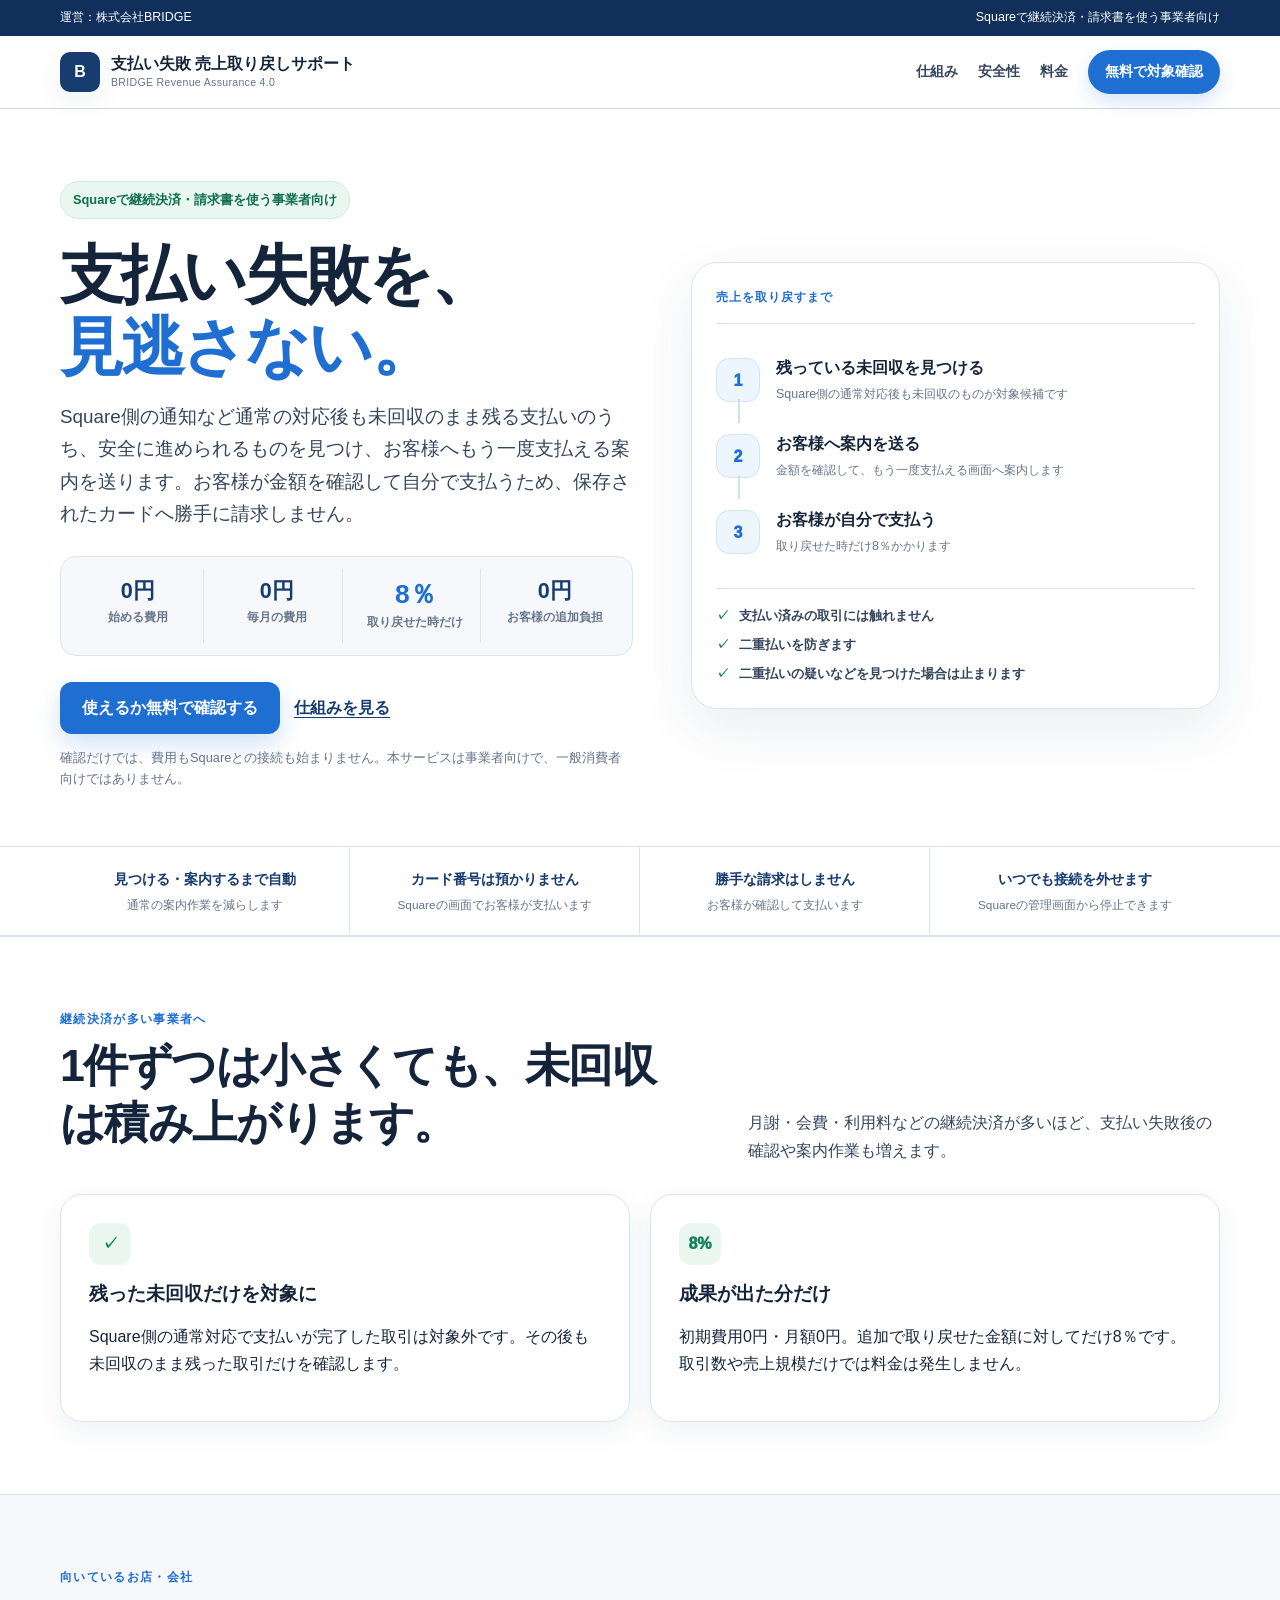
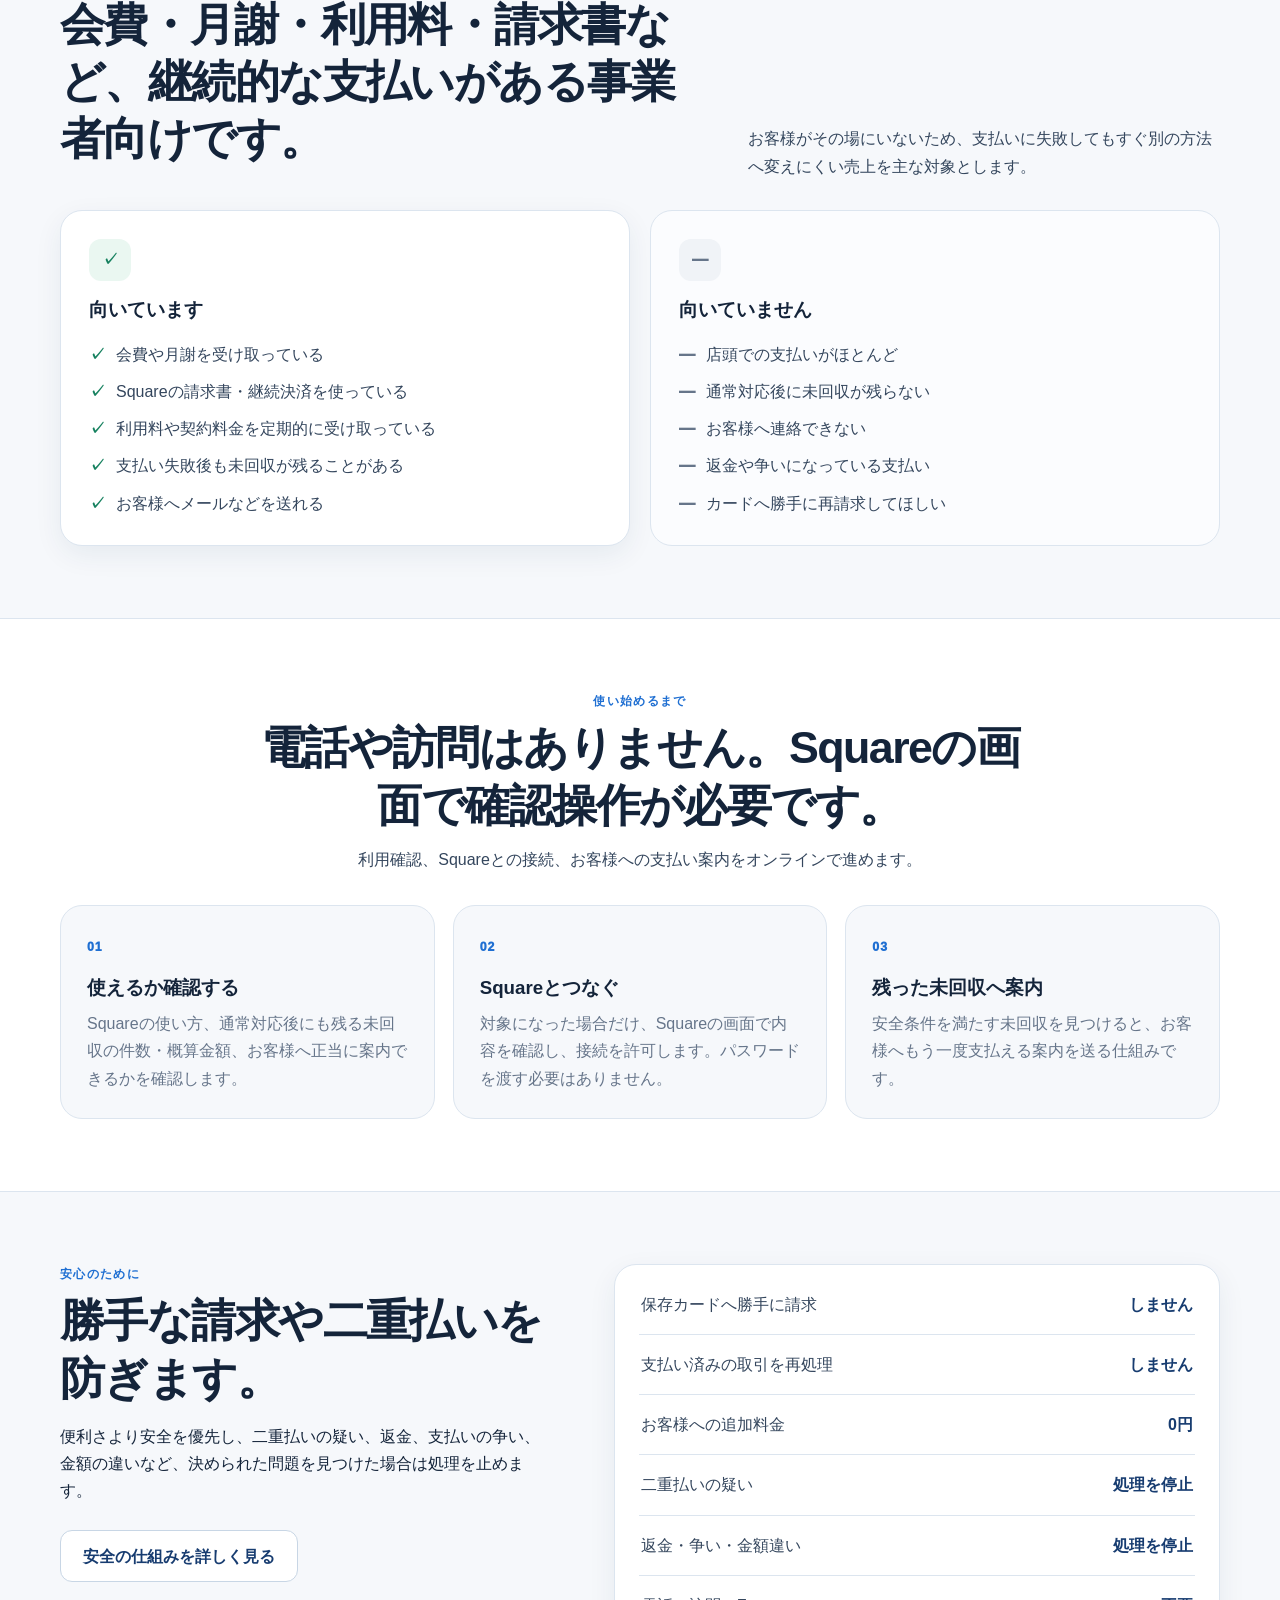
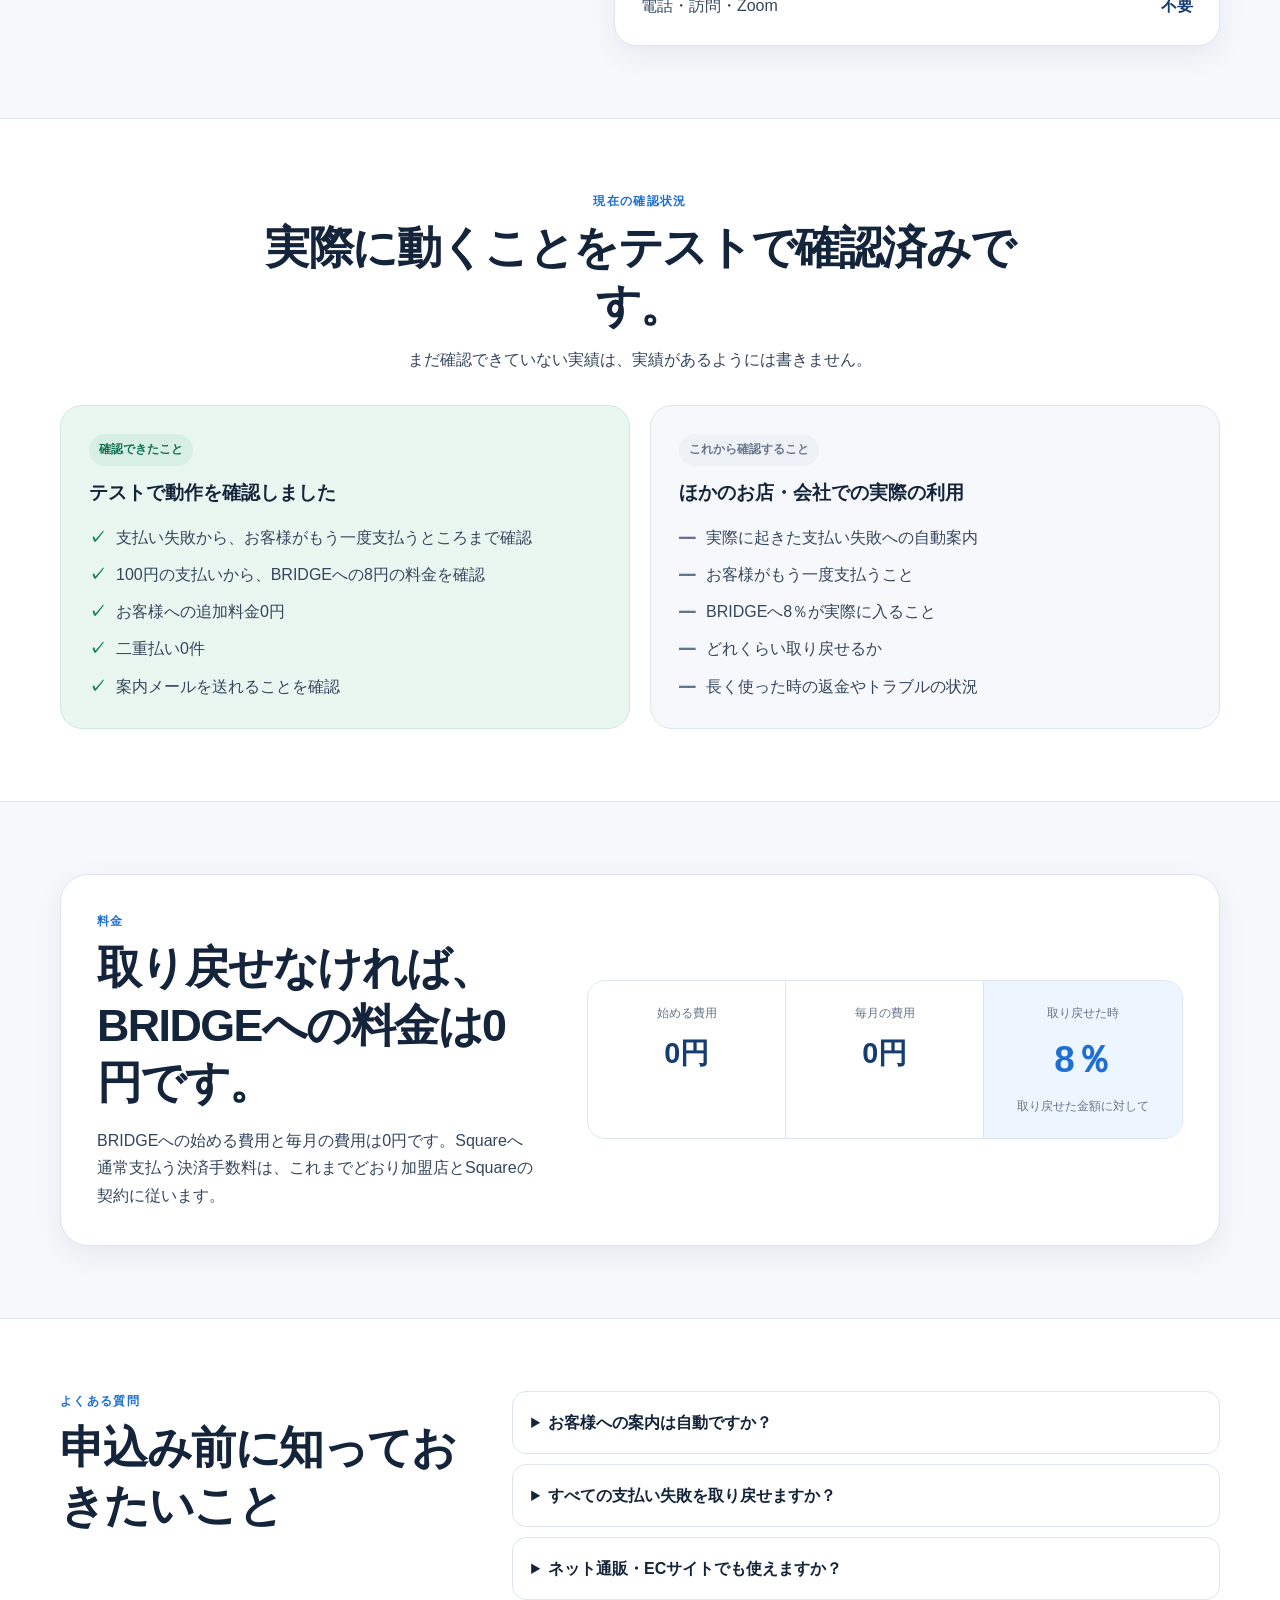
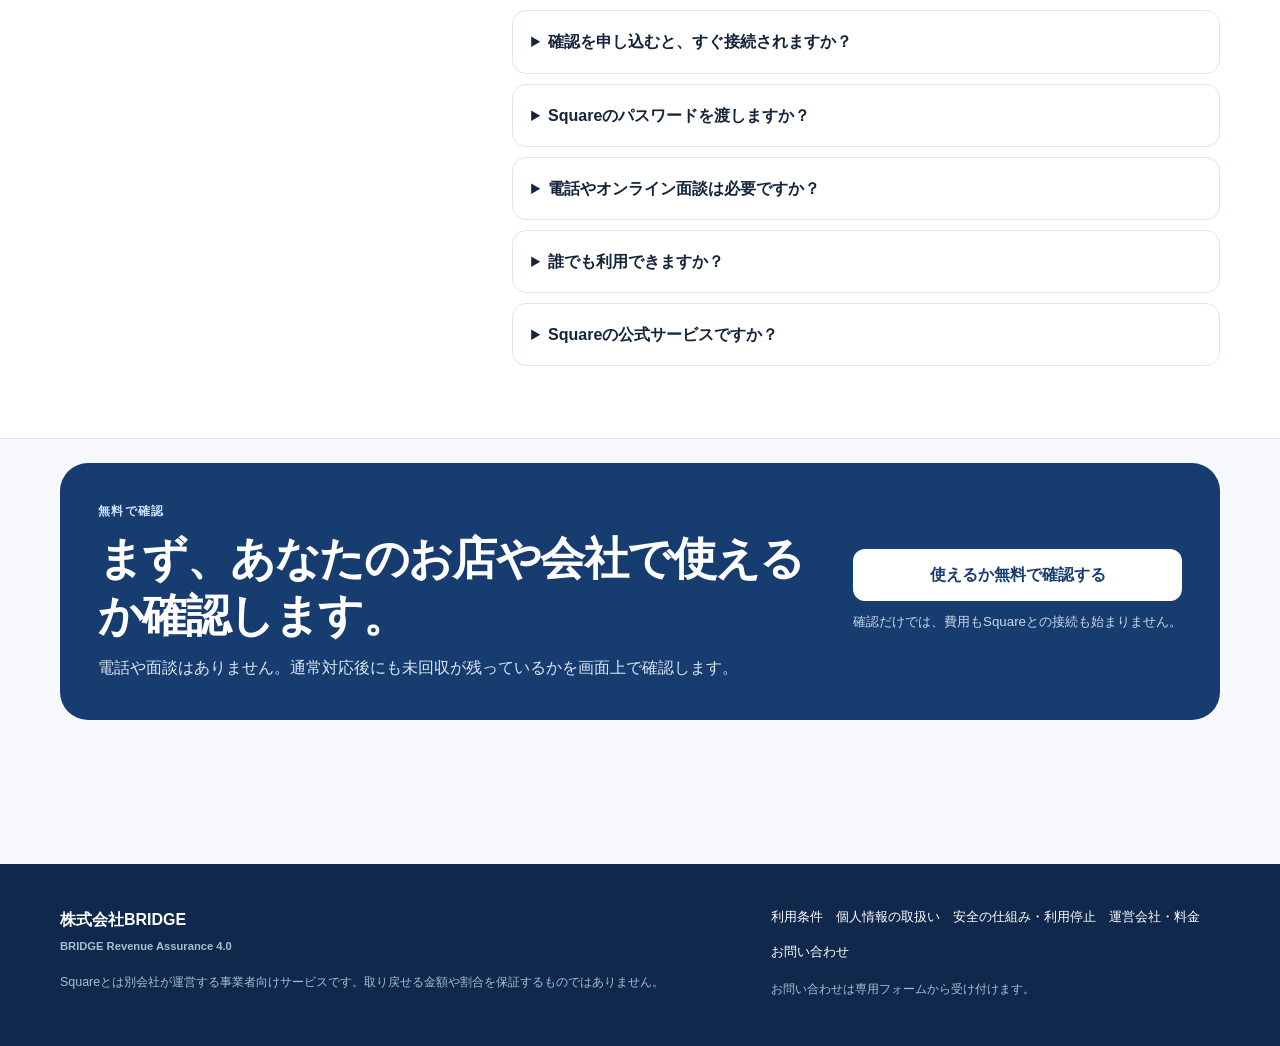
<file: index.html>
<!doctype html>
<html lang="ja">
<head>
<meta charset="utf-8">
<meta name="viewport" content="width=device-width,initial-scale=1">
<meta name="description" content="Squareで継続決済・請求書を使う事業者向け。Square側の通常対応後も未回収のまま残る支払いを確認し、お客様へもう一度支払える案内を送る仕組みです。初期費用・月額0円、取り戻せた時だけ8％。">
<meta name="theme-color" content="#173c70">
<meta property="og:title" content="支払い失敗を、見逃さない。｜株式会社BRIDGE">
<meta property="og:description" content="Square側の通常対応後も未回収のまま残る支払いを確認し、お客様へもう一度支払える案内を送る仕組み。初期費用・月額0円、取り戻せた時だけ8％。">
<meta property="og:type" content="website">
<title>支払い失敗を、見逃さない。｜株式会社BRIDGE</title>
<link rel="stylesheet" href="style.css">
</head>
<body>
<a class="skip-link" href="#main">本文へ移動</a>
<div class="top-note"><div class="wrap top-note-inner"><span>運営：株式会社BRIDGE</span><span>Squareで継続決済・請求書を使う事業者向け</span></div></div>
<header class="site-header"><div class="wrap nav"><a class="brand" href="index.html" aria-label="トップページ"><span class="brand-mark" aria-hidden="true">B</span><span class="brand-copy"><strong>支払い失敗 売上取り戻しサポート</strong><small>BRIDGE Revenue Assurance 4.0</small></span></a><nav class="navlinks" aria-label="メインメニュー"><a href="#how">仕組み</a><a href="#safety">安全性</a><a href="#price">料金</a><a class="pill" href="apply.html">無料で対象確認</a></nav></div></header>
<main id="main">
<section class="hero"><div class="wrap hero-grid"><div class="hero-copy"><p class="kicker">Squareで継続決済・請求書を使う事業者向け</p><h1>支払い失敗を、<span>見逃さない。</span></h1><p class="lead">Square側の通知など通常の対応後も未回収のまま残る支払いのうち、安全に進められるものを見つけ、お客様へもう一度支払える案内を送ります。お客様が金額を確認して自分で支払うため、保存されたカードへ勝手に請求しません。</p><div class="price-summary" aria-label="料金"><div><strong>0円</strong><span>始める費用</span></div><div><strong>0円</strong><span>毎月の費用</span></div><div class="price-summary-main"><strong>8％</strong><span>取り戻せた時だけ</span></div><div><strong>0円</strong><span>お客様の追加負担</span></div></div><div class="actions hero-actions"><a class="btn btn-primary" href="apply.html">使えるか無料で確認する</a><a class="text-link" href="#how">仕組みを見る</a></div><p class="hero-disclaimer">確認だけでは、費用もSquareとの接続も始まりません。本サービスは事業者向けで、一般消費者向けではありません。</p></div><div class="recovery-visual" aria-label="売上を取り戻すまでの流れ"><div class="visual-label">売上を取り戻すまで</div><ol class="recovery-steps"><li><span class="step-number">1</span><div><strong>残っている未回収を見つける</strong><small>Square側の通常対応後も未回収のものが対象候補です</small></div></li><li><span class="step-number">2</span><div><strong>お客様へ案内を送る</strong><small>金額を確認して、もう一度支払える画面へ案内します</small></div></li><li><span class="step-number">3</span><div><strong>お客様が自分で支払う</strong><small>取り戻せた時だけ8％かかります</small></div></li></ol><div class="visual-assurance"><span>支払い済みの取引には触れません</span><span>二重払いを防ぎます</span><span>二重払いの疑いなどを見つけた場合は止まります</span></div></div></div></section>
<section class="trust-band" aria-label="安心のための約束"><div class="wrap trust-grid"><div><strong>見つける・案内するまで自動</strong><span>通常の案内作業を減らします</span></div><div><strong>カード番号は預かりません</strong><span>Squareの画面でお客様が支払います</span></div><div><strong>勝手な請求はしません</strong><span>お客様が確認して支払います</span></div><div><strong>いつでも接続を外せます</strong><span>Squareの管理画面から停止できます</span></div></div></section>
<section class="section section-soft"><div class="wrap split-head"><div><p class="eyebrow">継続決済が多い事業者へ</p><h2>1件ずつは小さくても、未回収は積み上がります。</h2></div><p>月謝・会費・利用料などの継続決済が多いほど、支払い失敗後の確認や案内作業も増えます。</p></div><div class="wrap audience-grid"><article class="audience-card"><span class="audience-icon">✓</span><h3>残った未回収だけを対象に</h3><p>Square側の通常対応で支払いが完了した取引は対象外です。その後も未回収のまま残った取引だけを確認します。</p></article><article class="audience-card"><span class="audience-icon">8%</span><h3>成果が出た分だけ</h3><p>初期費用0円・月額0円。追加で取り戻せた金額に対してだけ8％です。取引数や売上規模だけでは料金は発生しません。</p></article></div></section>
<section id="fit" class="section"><div class="wrap split-head"><div><p class="eyebrow">向いているお店・会社</p><h2>会費・月謝・利用料・請求書など、継続的な支払いがある事業者向けです。</h2></div><p>お客様がその場にいないため、支払いに失敗してもすぐ別の方法へ変えにくい売上を主な対象とします。</p></div><div class="wrap audience-grid"><article class="audience-card"><span class="audience-icon">✓</span><h3>向いています</h3><ul class="plain-list check-list"><li>会費や月謝を受け取っている</li><li>Squareの請求書・継続決済を使っている</li><li>利用料や契約料金を定期的に受け取っている</li><li>支払い失敗後も未回収が残ることがある</li><li>お客様へメールなどを送れる</li></ul></article><article class="audience-card audience-card-muted"><span class="audience-icon">—</span><h3>向いていません</h3><ul class="plain-list dash-list"><li>店頭での支払いがほとんど</li><li>通常対応後に未回収が残らない</li><li>お客様へ連絡できない</li><li>返金や争いになっている支払い</li><li>カードへ勝手に再請求してほしい</li></ul></article></div></section>
<section id="how" class="section section-soft"><div class="wrap section-head centered"><p class="eyebrow">使い始めるまで</p><h2>電話や訪問はありません。Squareの画面で確認操作が必要です。</h2><p>利用確認、Squareとの接続、お客様への支払い案内をオンラインで進めます。</p></div><div class="wrap process-grid"><article class="process-card"><span>01</span><h3>使えるか確認する</h3><p>Squareの使い方、通常対応後にも残る未回収の件数・概算金額、お客様へ正当に案内できるかを確認します。</p></article><article class="process-card"><span>02</span><h3>Squareとつなぐ</h3><p>対象になった場合だけ、Squareの画面で内容を確認し、接続を許可します。パスワードを渡す必要はありません。</p></article><article class="process-card"><span>03</span><h3>残った未回収へ案内</h3><p>安全条件を満たす未回収を見つけると、お客様へもう一度支払える案内を送る仕組みです。</p></article></div></section>
<section id="safety" class="section"><div class="wrap safety-layout"><div class="section-head"><p class="eyebrow">安心のために</p><h2>勝手な請求や二重払いを防ぎます。</h2><p>便利さより安全を優先し、二重払いの疑い、返金、支払いの争い、金額の違いなど、決められた問題を見つけた場合は処理を止めます。</p><div class="actions"><a class="btn btn-secondary" href="security.html">安全の仕組みを詳しく見る</a></div></div><div class="safety-table" role="list"><div role="listitem"><span>保存カードへ勝手に請求</span><strong>しません</strong></div><div role="listitem"><span>支払い済みの取引を再処理</span><strong>しません</strong></div><div role="listitem"><span>お客様への追加料金</span><strong>0円</strong></div><div role="listitem"><span>二重払いの疑い</span><strong>処理を停止</strong></div><div role="listitem"><span>返金・争い・金額違い</span><strong>処理を停止</strong></div><div role="listitem"><span>電話・訪問・Zoom</span><strong>不要</strong></div></div></div></section>
<section id="proof" class="section section-soft"><div class="wrap section-head centered"><p class="eyebrow">現在の確認状況</p><h2>実際に動くことをテストで確認済みです。</h2><p>まだ確認できていない実績は、実績があるようには書きません。</p></div><div class="wrap proof-grid"><article class="proof-card proof-card-ok"><p class="proof-label">確認できたこと</p><h3>テストで動作を確認しました</h3><ul class="plain-list check-list"><li>支払い失敗から、お客様がもう一度支払うところまで確認</li><li>100円の支払いから、BRIDGEへの8円の料金を確認</li><li>お客様への追加料金0円</li><li>二重払い0件</li><li>案内メールを送れることを確認</li></ul></article><article class="proof-card"><p class="proof-label proof-label-pending">これから確認すること</p><h3>ほかのお店・会社での実際の利用</h3><ul class="plain-list dash-list"><li>実際に起きた支払い失敗への自動案内</li><li>お客様がもう一度支払うこと</li><li>BRIDGEへ8％が実際に入ること</li><li>どれくらい取り戻せるか</li><li>長く使った時の返金やトラブルの状況</li></ul></article></div></section>
<section id="price" class="section"><div class="wrap pricing-panel"><div><p class="eyebrow">料金</p><h2>取り戻せなければ、BRIDGEへの料金は0円です。</h2><p>BRIDGEへの始める費用と毎月の費用は0円です。Squareへ通常支払う決済手数料は、これまでどおり加盟店とSquareの契約に従います。</p></div><div class="pricing-main"><div><span>始める費用</span><strong>0円</strong></div><div><span>毎月の費用</span><strong>0円</strong></div><div class="pricing-success"><span>取り戻せた時</span><strong>8％</strong><small>取り戻せた金額に対して</small></div></div></div></section>
<section id="faq" class="section section-soft"><div class="wrap faq-layout"><div class="section-head"><p class="eyebrow">よくある質問</p><h2>申込み前に知っておきたいこと</h2></div><div class="faq-list"><details><summary>お客様への案内は自動ですか？</summary><p>安全条件を満たす未回収を見つけ、お客様へ支払い案内を送る仕組みです。テストで案内メールを送れることは確認済みですが、ほかのお店・会社での実運用は限定導入で確認中です。</p></details><details><summary>すべての支払い失敗を取り戻せますか？</summary><p>いいえ。Square側の通知など通常の対応で支払いが完了したものは対象外です。その後も未回収で、お客様へ正当に連絡でき、支払い済み・返金済み・争いになっている取引ではないものだけが対象候補です。</p></details><details><summary>ネット通販・ECサイトでも使えますか？</summary><p>Squareで支払いを受け、支払いに失敗したお客様を確認でき、正当に利用できるメールアドレスなどで案内できる場合は対象候補です。購入時にすぐ別の方法で支払える取引など、効果が小さい場合もあります。</p></details><details><summary>確認を申し込むと、すぐ接続されますか？</summary><p>いいえ。最初は使えるかを確認するだけです。対象になった場合だけ、Squareとの接続方法をご案内します。</p></details><details><summary>Squareのパスワードを渡しますか？</summary><p>渡しません。加盟店自身がSquareの画面で内容を確認し、接続を許可します。</p></details><details><summary>電話やオンライン面談は必要ですか？</summary><p>不要です。申込みから接続までオンラインで進めます。ただし、Squareの画面での確認操作は必要です。</p></details><details><summary>誰でも利用できますか？</summary><p>いいえ。Squareを事業で利用する法人・個人事業主向けです。一般消費者向けのサービスではありません。</p></details><details><summary>Squareの公式サービスですか？</summary><p>いいえ。株式会社BRIDGEが運営する、Squareとは別のサービスです。</p></details></div></div></section>
<section class="section final-section"><div class="wrap final-cta"><div><p class="eyebrow eyebrow-light">無料で確認</p><h2>まず、あなたのお店や会社で使えるか確認します。</h2><p>電話や面談はありません。通常対応後にも未回収が残っているかを画面上で確認します。</p></div><div class="final-actions"><a class="btn btn-light" href="apply.html">使えるか無料で確認する</a><small>確認だけでは、費用もSquareとの接続も始まりません。</small></div></div></section>
</main>
<footer class="site-footer"><div class="wrap footer-grid"><div><div class="footer-title">株式会社BRIDGE<small>BRIDGE Revenue Assurance 4.0</small></div><p class="footer-note">Squareとは別会社が運営する事業者向けサービスです。取り戻せる金額や割合を保証するものではありません。</p></div><div><div class="footerlinks"><a href="terms.html">利用条件</a><a href="privacy.html">個人情報の取扱い</a><a href="security.html">安全の仕組み・利用停止</a><a href="legal.html">運営会社・料金</a><a href="contact.html">お問い合わせ</a></div><p class="footer-note">お問い合わせは専用フォームから受け付けます。</p></div></div></footer>
</body>
</html>
</file>
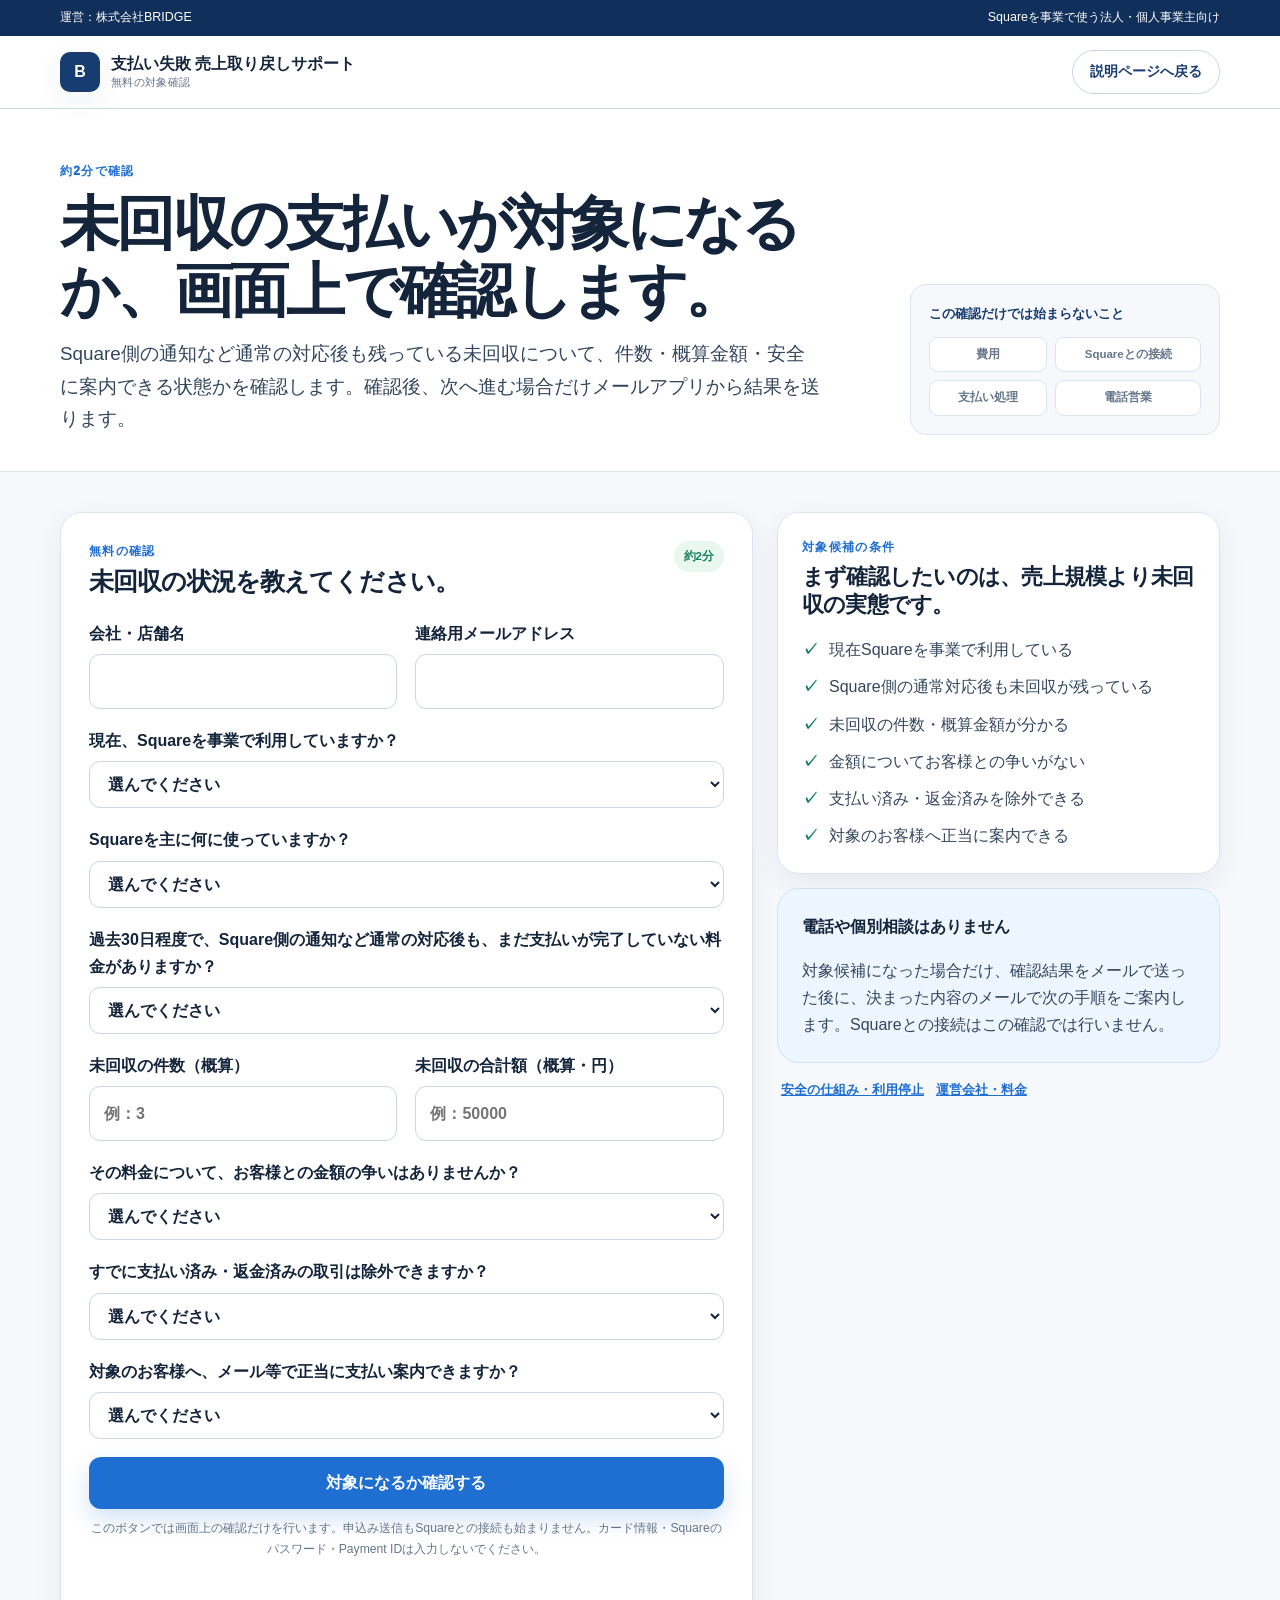
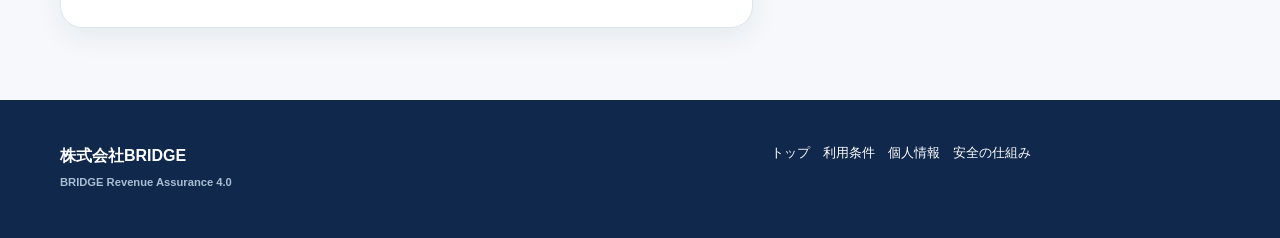
<file: apply.html>
<!doctype html>
<html lang="ja">
<head>
<meta charset="utf-8">
<meta name="viewport" content="width=device-width,initial-scale=1">
<meta name="description" content="BRIDGE Revenue Assurance 4.0を使えるか無料で確認します。Squareを事業で使う法人・個人事業主向けです。電話・訪問・Zoomは不要です。">
<meta name="theme-color" content="#173c70">
<title>使えるか無料で確認｜株式会社BRIDGE</title>
<link rel="stylesheet" href="style.css">
</head>
<body>
<a class="skip-link" href="#main">本文へ移動</a>
<div class="top-note"><div class="wrap top-note-inner"><span>運営：株式会社BRIDGE</span><span>Squareを事業で使う法人・個人事業主向け</span></div></div>
<header class="site-header"><div class="wrap nav"><a class="brand" href="index.html"><span class="brand-mark" aria-hidden="true">B</span><span class="brand-copy"><strong>支払い失敗 売上取り戻しサポート</strong><small>無料の対象確認</small></span></a><nav class="navlinks" aria-label="ページ移動"><a class="pill pill-secondary" href="index.html">説明ページへ戻る</a></nav></div></header>
<main id="main" class="application-page">
<section class="application-hero"><div class="wrap application-hero-inner"><div><p class="eyebrow">約2分で確認</p><h1>未回収の支払いが対象になるか、画面上で確認します。</h1><p class="lead">Square側の通知など通常の対応後も残っている未回収について、件数・概算金額・安全に案内できる状態かを確認します。確認後、次へ進む場合だけメールアプリから結果を送ります。</p></div><div class="application-promise"><strong>この確認だけでは始まらないこと</strong><span>費用</span><span>Squareとの接続</span><span>支払い処理</span><span>電話営業</span></div></div></section>
<section class="application-section"><div class="wrap application-layout"><div class="form-card"><div class="form-intro"><div><p class="eyebrow">無料の確認</p><h2>未回収の状況を教えてください。</h2></div><span class="form-time">約2分</span></div>
<form id="eligibility-form" class="form" novalidate>
<label>会社・店舗名<input name="company" autocomplete="organization" required maxlength="100"></label>
<label>連絡用メールアドレス<input name="email" type="email" autocomplete="email" required maxlength="160"></label>
<label class="full">現在、Squareを事業で利用していますか？<select name="square_active" required><option value="">選んでください</option><option value="yes">はい</option><option value="no">いいえ</option><option value="unknown">分からない</option></select></label>
<label class="full">Squareを主に何に使っていますか？<select name="payment_type" required><option value="">選んでください</option><option value="recurring">会費・月謝・定期サービス</option><option value="invoice">請求書での支払い</option><option value="advance">予約前・利用前の支払い</option><option value="ecommerce">ネット通販・ECサイトでの販売</option><option value="online">オンラインサービスの支払い</option><option value="mixed">店頭と店頭以外の両方</option><option value="pos">店頭での支払いが中心</option></select></label>
<label class="full">過去30日程度で、Square側の通知など通常の対応後も、まだ支払いが完了していない料金がありますか？<select name="outstanding_after_square" required><option value="">選んでください</option><option value="yes">ある</option><option value="no">ない</option><option value="unknown">分からない</option></select></label>
<label>未回収の件数（概算）<input name="unpaid_count" type="number" min="1" max="9999" step="1" inputmode="numeric" placeholder="例：3" required></label>
<label>未回収の合計額（概算・円）<input name="unpaid_total" type="number" min="1" max="999999999" step="1" inputmode="numeric" placeholder="例：50000" required></label>
<label class="full">その料金について、お客様との金額の争いはありませんか？<select name="dispute" required><option value="">選んでください</option><option value="none">争いはない</option><option value="some">争いがあるものを含む</option><option value="unknown">分からない</option></select></label>
<label class="full">すでに支払い済み・返金済みの取引は除外できますか？<select name="settled_excluded" required><option value="">選んでください</option><option value="yes">はい</option><option value="no">いいえ</option><option value="unknown">分からない</option></select></label>
<label class="full">対象のお客様へ、メール等で正当に支払い案内できますか？<select name="contactability" required><option value="">選んでください</option><option value="most">対象のお客様へ案内できる</option><option value="some">一部のみ案内できる</option><option value="none">案内できない・分からない</option></select></label>
<div class="form-actions full"><button class="btn btn-primary btn-wide" type="submit">対象になるか確認する</button><p class="form-note">このボタンでは画面上の確認だけを行います。申込み送信もSquareとの接続も始まりません。カード情報・Squareのパスワード・Payment IDは入力しないでください。</p></div><div id="form-status" class="status full" aria-live="polite"></div>
</form>
<section id="eligibility-result" class="eligibility-result" aria-live="polite" tabindex="-1"><p id="result-badge" class="result-badge"></p><h2 id="result-title"></h2><p id="result-message"></p><ul id="result-reasons" class="plain-list result-reasons"></ul><div id="eligible-actions" class="result-actions"><a id="open-mail" class="btn btn-primary" href="#">確認結果をメールで送る</a><button id="copy-application" class="btn btn-secondary" type="button">内容をコピー</button></div><p id="result-note" class="form-note"></p></section>
</div><aside class="application-side"><div class="side-card"><p class="eyebrow">対象候補の条件</p><h2>まず確認したいのは、売上規模より未回収の実態です。</h2><ul class="plain-list check-list"><li>現在Squareを事業で利用している</li><li>Square側の通常対応後も未回収が残っている</li><li>未回収の件数・概算金額が分かる</li><li>金額についてお客様との争いがない</li><li>支払い済み・返金済みを除外できる</li><li>対象のお客様へ正当に案内できる</li></ul></div><div class="side-card side-card-soft"><strong>電話や個別相談はありません</strong><p>対象候補になった場合だけ、確認結果をメールで送った後に、決まった内容のメールで次の手順をご案内します。Squareとの接続はこの確認では行いません。</p></div><div class="side-links"><a href="security.html">安全の仕組み・利用停止</a><a href="legal.html">運営会社・料金</a></div></aside></div></section>
</main>
<footer class="site-footer compact-footer"><div class="wrap footer-grid"><div><div class="footer-title">株式会社BRIDGE<small>BRIDGE Revenue Assurance 4.0</small></div></div><div><div class="footerlinks"><a href="index.html">トップ</a><a href="terms.html">利用条件</a><a href="privacy.html">個人情報</a><a href="security.html">安全の仕組み</a></div></div></div></footer>
<script src="app.js"></script>
</body>
</html>
</file>
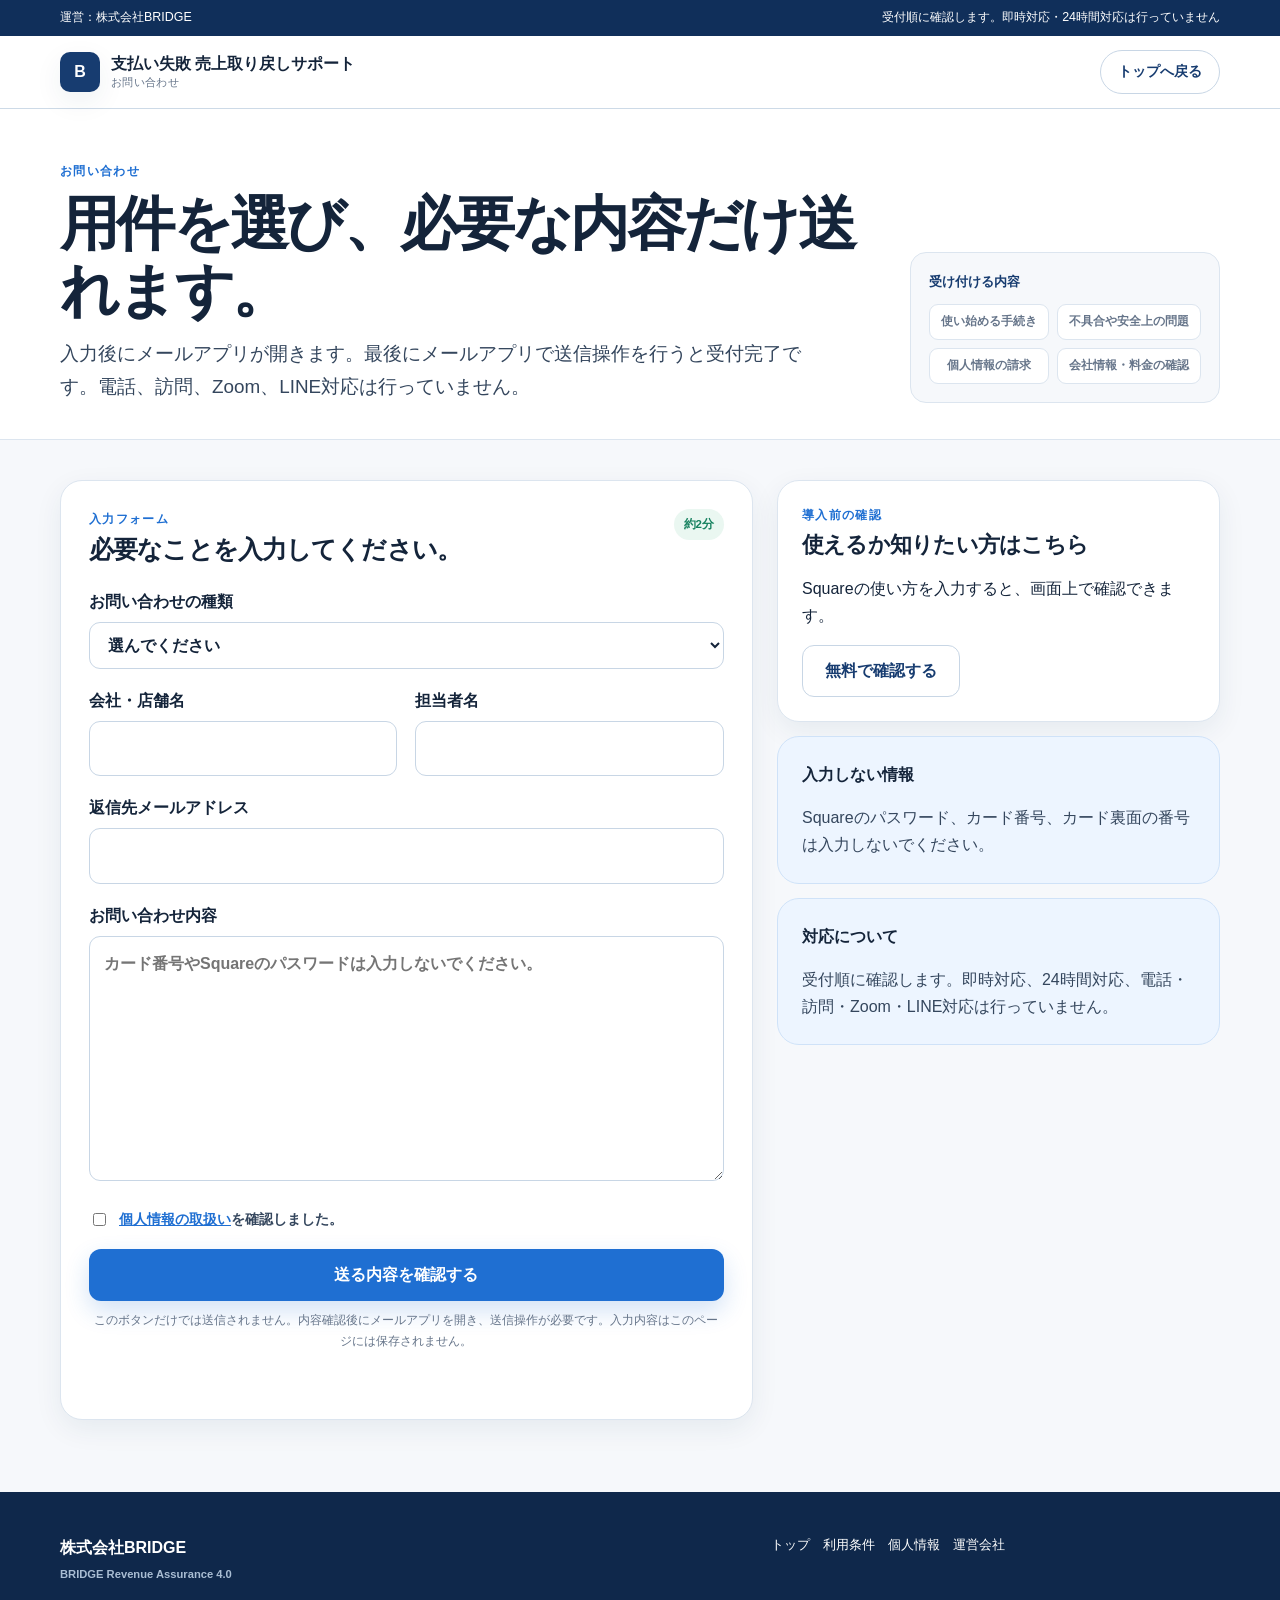
<file: contact.html>
<!doctype html>
<html lang="ja">
<head>
<meta charset="utf-8">
<meta name="viewport" content="width=device-width,initial-scale=1">
<meta name="description" content="BRIDGE Revenue Assurance 4.0の専用お問い合わせフォームです。入力後、メールアプリから送信してください。電話・訪問・オンライン面談は行っていません。">
<meta name="theme-color" content="#173c70">
<title>お問い合わせ｜株式会社BRIDGE</title>
<link rel="stylesheet" href="style.css">
</head>
<body>
<a class="skip-link" href="#main">本文へ移動</a>
<div class="top-note"><div class="wrap top-note-inner"><span>運営：株式会社BRIDGE</span><span>受付順に確認します。即時対応・24時間対応は行っていません</span></div></div>
<header class="site-header"><div class="wrap nav"><a class="brand" href="index.html"><span class="brand-mark" aria-hidden="true">B</span><span class="brand-copy"><strong>支払い失敗 売上取り戻しサポート</strong><small>お問い合わせ</small></span></a><nav class="navlinks"><a class="pill pill-secondary" href="index.html">トップへ戻る</a></nav></div></header>
<main id="main" class="application-page">
<section class="application-hero"><div class="wrap application-hero-inner"><div><p class="eyebrow">お問い合わせ</p><h1>用件を選び、必要な内容だけ送れます。</h1><p class="lead">入力後にメールアプリが開きます。最後にメールアプリで送信操作を行うと受付完了です。電話、訪問、Zoom、LINE対応は行っていません。</p></div><div class="application-promise"><strong>受け付ける内容</strong><span>使い始める手続き</span><span>不具合や安全上の問題</span><span>個人情報の請求</span><span>会社情報・料金の確認</span></div></div></section>
<section class="application-section"><div class="wrap application-layout"><div class="form-card"><div class="form-intro"><div><p class="eyebrow">入力フォーム</p><h2>必要なことを入力してください。</h2></div><span class="form-time">約2分</span></div>
<form id="contact-form" class="form" novalidate>
<label class="full">お問い合わせの種類<select name="category" required><option value="">選んでください</option><option value="使い始める手続き・申込み後の確認">使い始める手続き・申込み後の確認</option><option value="不具合・身に覚えのない案内・二重払いの疑い">不具合・身に覚えのない案内・二重払いの疑い</option><option value="金額違い・返金・支払いの争い">金額違い・返金・支払いの争い</option><option value="個人情報の開示・訂正・削除など">個人情報の開示・訂正・削除など</option><option value="会社情報・料金に関する確認">会社情報・料金に関する確認</option><option value="その他の事務連絡">その他の事務連絡</option></select></label>
<label>会社・店舗名<input name="company" autocomplete="organization" required maxlength="100"></label>
<label>担当者名<input name="name" autocomplete="name" required maxlength="80"></label>
<label class="full">返信先メールアドレス<input name="email" type="email" autocomplete="email" required maxlength="160"></label>
<label class="full">お問い合わせ内容<textarea name="message" required maxlength="1500" rows="8" placeholder="カード番号やSquareのパスワードは入力しないでください。"></textarea></label>
<label class="inline-check full"><input type="checkbox" name="consent" required><span><a href="privacy.html" target="_blank" rel="noopener">個人情報の取扱い</a>を確認しました。</span></label>
<div class="form-actions full"><button class="btn btn-primary btn-wide" type="submit">送る内容を確認する</button><p class="form-note">このボタンだけでは送信されません。内容確認後にメールアプリを開き、送信操作が必要です。入力内容はこのページには保存されません。</p></div><div id="contact-status" class="status full" aria-live="polite"></div>
</form>
<section id="contact-result" class="eligibility-result" aria-live="polite" tabindex="-1"><p class="result-badge">送る前の確認</p><h2>内容を確認して、メールアプリから送ってください。</h2><pre id="contact-preview" style="white-space:pre-wrap;word-break:break-word"></pre><div class="result-actions"><a id="contact-mail" class="btn btn-primary" href="#">メールアプリを開く</a><button id="contact-copy" class="btn btn-secondary" type="button">内容をコピー</button></div><p id="contact-note" class="form-note">メールアプリで送信すると受付完了です。受付順に確認するため、返信まで時間がかかる場合があります。</p></section>
</div><aside class="application-side"><div class="side-card"><p class="eyebrow">導入前の確認</p><h2>使えるか知りたい方はこちら</h2><p>Squareの使い方を入力すると、画面上で確認できます。</p><a class="btn btn-secondary" href="apply.html">無料で確認する</a></div><div class="side-card side-card-soft"><strong>入力しない情報</strong><p>Squareのパスワード、カード番号、カード裏面の番号は入力しないでください。</p></div><div class="side-card side-card-soft"><strong>対応について</strong><p>受付順に確認します。即時対応、24時間対応、電話・訪問・Zoom・LINE対応は行っていません。</p></div></aside></div></section>
</main>
<footer class="site-footer compact-footer"><div class="wrap footer-grid"><div><div class="footer-title">株式会社BRIDGE<small>BRIDGE Revenue Assurance 4.0</small></div></div><div><div class="footerlinks"><a href="index.html">トップ</a><a href="terms.html">利用条件</a><a href="privacy.html">個人情報</a><a href="legal.html">運営会社</a></div></div></div></footer>
<script src="contact.js"></script>
</body>
</html>
</file>
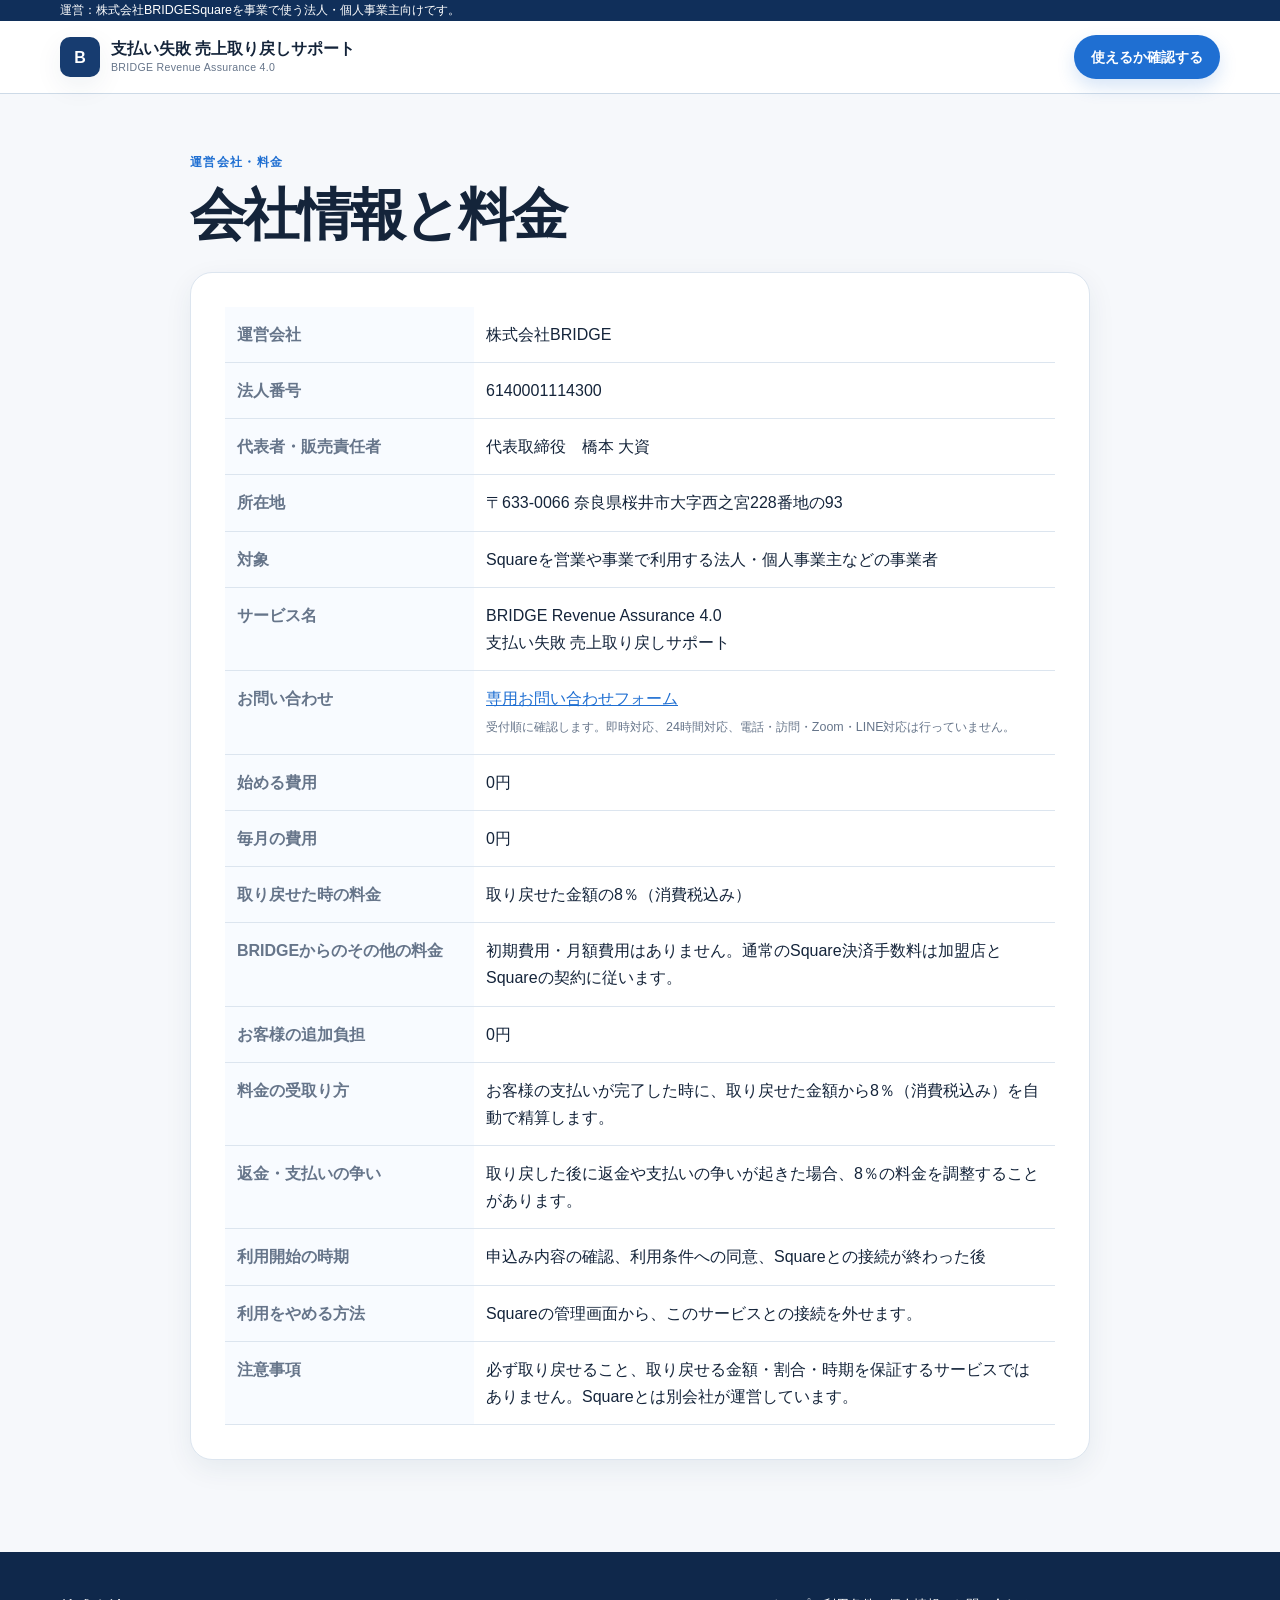
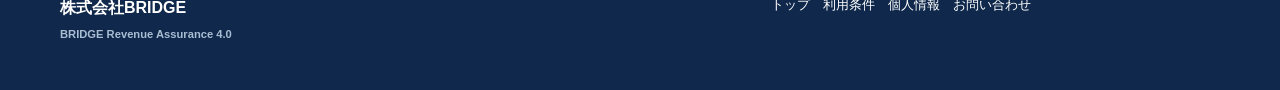
<file: legal.html>
<!doctype html><html lang="ja"><head><meta charset="utf-8"><meta name="viewport" content="width=device-width,initial-scale=1"><meta name="theme-color" content="#173c70"><title>運営会社・料金｜株式会社BRIDGE</title><link rel="stylesheet" href="style.css"></head><body>
<div class="top-note"><div class="wrap"><span>運営：株式会社BRIDGE</span><span>Squareを事業で使う法人・個人事業主向けです。</span></div></div>
<header class="site-header"><div class="wrap nav"><a class="brand" href="index.html"><span class="brand-mark">B</span><span class="brand-copy"><strong>支払い失敗 売上取り戻しサポート</strong><small>BRIDGE Revenue Assurance 4.0</small></span></a><nav class="navlinks"><a class="pill" href="apply.html">使えるか確認する</a></nav></div></header>
<main class="page"><div class="wrap page-shell"><div class="page-hero"><div class="eyebrow">運営会社・料金</div><h1>会社情報と料金</h1></div><article class="prose"><table>
<tr><th>運営会社</th><td>株式会社BRIDGE</td></tr>
<tr><th>法人番号</th><td>6140001114300</td></tr>
<tr><th>代表者・販売責任者</th><td>代表取締役　橋本 大資</td></tr>
<tr><th>所在地</th><td>〒633-0066 奈良県桜井市大字西之宮228番地の93</td></tr>
<tr><th>対象</th><td>Squareを営業や事業で利用する法人・個人事業主などの事業者</td></tr>
<tr><th>サービス名</th><td>BRIDGE Revenue Assurance 4.0<br>支払い失敗 売上取り戻しサポート</td></tr>
<tr><th>お問い合わせ</th><td><a href="contact.html">専用お問い合わせフォーム</a><br><span class="help">受付順に確認します。即時対応、24時間対応、電話・訪問・Zoom・LINE対応は行っていません。</span></td></tr>
<tr><th>始める費用</th><td>0円</td></tr>
<tr><th>毎月の費用</th><td>0円</td></tr>
<tr><th>取り戻せた時の料金</th><td>取り戻せた金額の8％（消費税込み）</td></tr>
<tr><th>BRIDGEからのその他の料金</th><td>初期費用・月額費用はありません。通常のSquare決済手数料は加盟店とSquareの契約に従います。</td></tr>
<tr><th>お客様の追加負担</th><td>0円</td></tr>
<tr><th>料金の受取り方</th><td>お客様の支払いが完了した時に、取り戻せた金額から8％（消費税込み）を自動で精算します。</td></tr>
<tr><th>返金・支払いの争い</th><td>取り戻した後に返金や支払いの争いが起きた場合、8％の料金を調整することがあります。</td></tr>
<tr><th>利用開始の時期</th><td>申込み内容の確認、利用条件への同意、Squareとの接続が終わった後</td></tr>
<tr><th>利用をやめる方法</th><td>Squareの管理画面から、このサービスとの接続を外せます。</td></tr>
<tr><th>注意事項</th><td>必ず取り戻せること、取り戻せる金額・割合・時期を保証するサービスではありません。Squareとは別会社が運営しています。</td></tr>
</table></article></div></main>
<footer class="site-footer"><div class="wrap footer-grid"><div><div class="footer-title">株式会社BRIDGE<small>BRIDGE Revenue Assurance 4.0</small></div></div><div><div class="footerlinks"><a href="index.html">トップ</a><a href="terms.html">利用条件</a><a href="privacy.html">個人情報</a><a href="contact.html">お問い合わせ</a></div></div></div></footer></body></html>
</file>
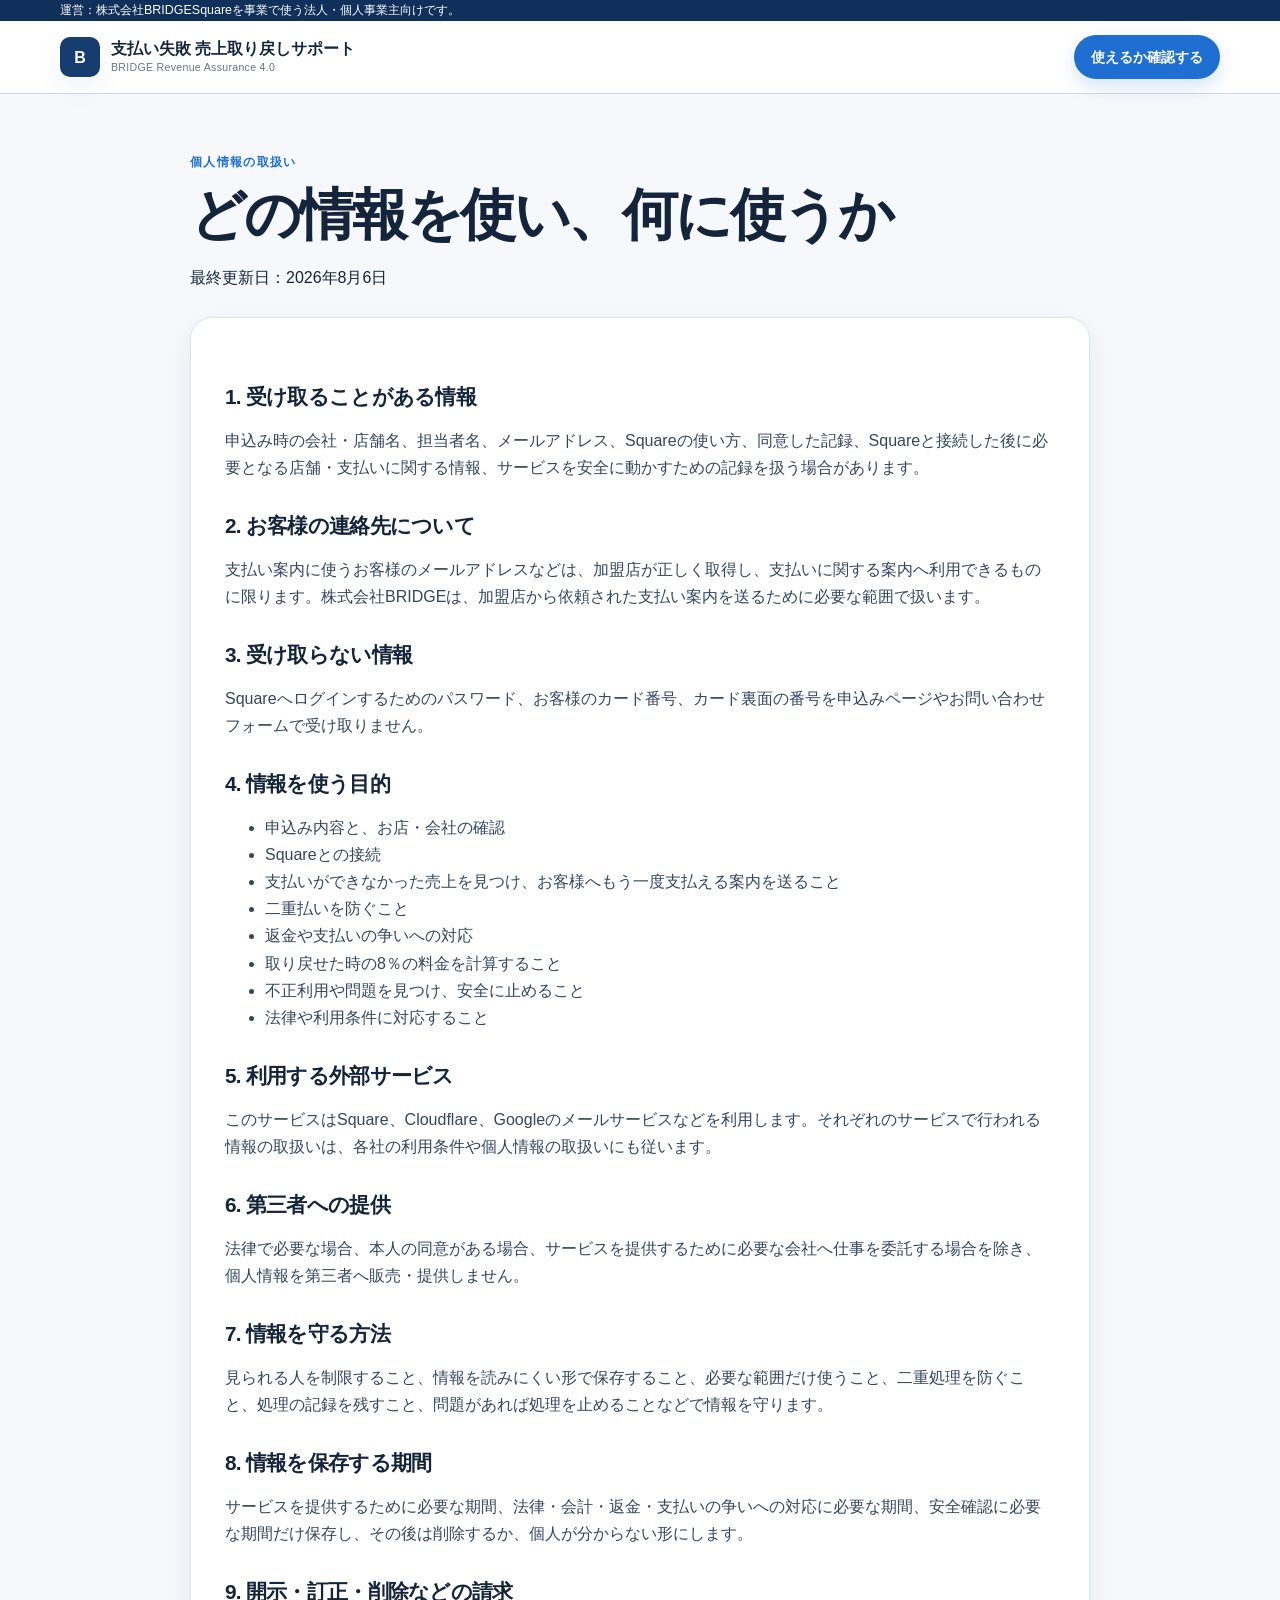
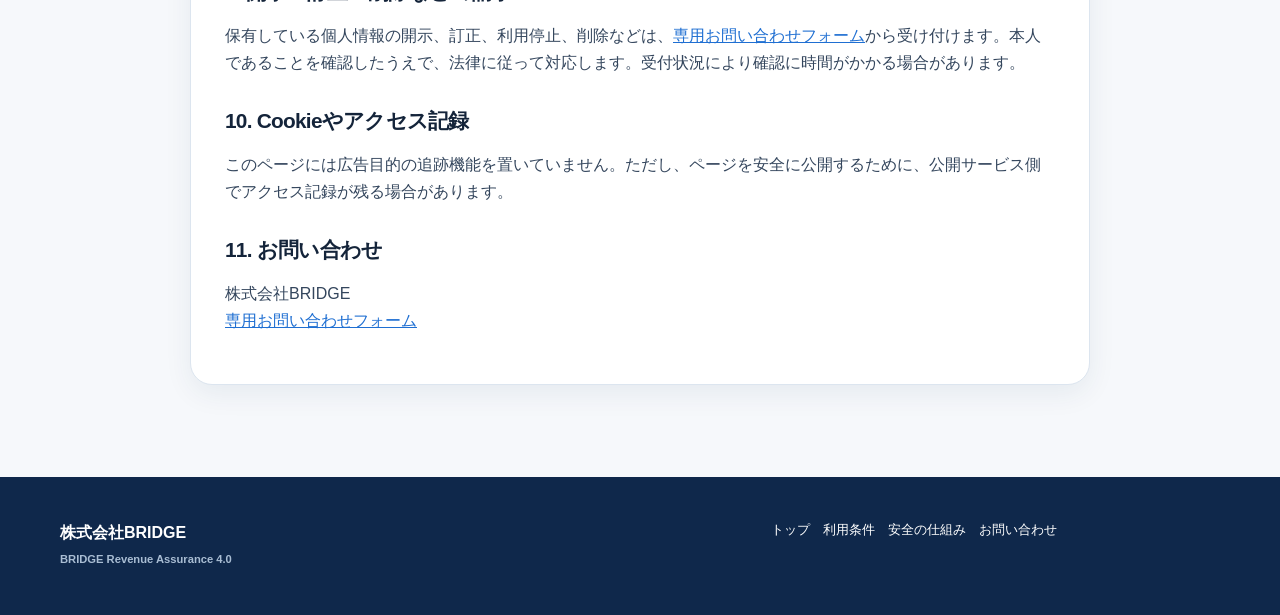
<file: privacy.html>
<!doctype html><html lang="ja"><head><meta charset="utf-8"><meta name="viewport" content="width=device-width,initial-scale=1"><meta name="theme-color" content="#173c70"><title>個人情報の取扱い｜株式会社BRIDGE</title><link rel="stylesheet" href="style.css"></head><body>
<div class="top-note"><div class="wrap"><span>運営：株式会社BRIDGE</span><span>Squareを事業で使う法人・個人事業主向けです。</span></div></div>
<header class="site-header"><div class="wrap nav"><a class="brand" href="index.html"><span class="brand-mark">B</span><span class="brand-copy"><strong>支払い失敗 売上取り戻しサポート</strong><small>BRIDGE Revenue Assurance 4.0</small></span></a><nav class="navlinks"><a class="pill" href="apply.html">使えるか確認する</a></nav></div></header>
<main class="page"><div class="wrap page-shell"><div class="page-hero"><div class="eyebrow">個人情報の取扱い</div><h1>どの情報を使い、何に使うか</h1><p>最終更新日：2026年8月6日</p></div><article class="prose">
<h2>1. 受け取ることがある情報</h2><p>申込み時の会社・店舗名、担当者名、メールアドレス、Squareの使い方、同意した記録、Squareと接続した後に必要となる店舗・支払いに関する情報、サービスを安全に動かすための記録を扱う場合があります。</p>
<h2>2. お客様の連絡先について</h2><p>支払い案内に使うお客様のメールアドレスなどは、加盟店が正しく取得し、支払いに関する案内へ利用できるものに限ります。株式会社BRIDGEは、加盟店から依頼された支払い案内を送るために必要な範囲で扱います。</p>
<h2>3. 受け取らない情報</h2><p>Squareへログインするためのパスワード、お客様のカード番号、カード裏面の番号を申込みページやお問い合わせフォームで受け取りません。</p>
<h2>4. 情報を使う目的</h2><ul><li>申込み内容と、お店・会社の確認</li><li>Squareとの接続</li><li>支払いができなかった売上を見つけ、お客様へもう一度支払える案内を送ること</li><li>二重払いを防ぐこと</li><li>返金や支払いの争いへの対応</li><li>取り戻せた時の8％の料金を計算すること</li><li>不正利用や問題を見つけ、安全に止めること</li><li>法律や利用条件に対応すること</li></ul>
<h2>5. 利用する外部サービス</h2><p>このサービスはSquare、Cloudflare、Googleのメールサービスなどを利用します。それぞれのサービスで行われる情報の取扱いは、各社の利用条件や個人情報の取扱いにも従います。</p>
<h2>6. 第三者への提供</h2><p>法律で必要な場合、本人の同意がある場合、サービスを提供するために必要な会社へ仕事を委託する場合を除き、個人情報を第三者へ販売・提供しません。</p>
<h2>7. 情報を守る方法</h2><p>見られる人を制限すること、情報を読みにくい形で保存すること、必要な範囲だけ使うこと、二重処理を防ぐこと、処理の記録を残すこと、問題があれば処理を止めることなどで情報を守ります。</p>
<h2>8. 情報を保存する期間</h2><p>サービスを提供するために必要な期間、法律・会計・返金・支払いの争いへの対応に必要な期間、安全確認に必要な期間だけ保存し、その後は削除するか、個人が分からない形にします。</p>
<h2>9. 開示・訂正・削除などの請求</h2><p>保有している個人情報の開示、訂正、利用停止、削除などは、<a href="contact.html">専用お問い合わせフォーム</a>から受け付けます。本人であることを確認したうえで、法律に従って対応します。受付状況により確認に時間がかかる場合があります。</p>
<h2>10. Cookieやアクセス記録</h2><p>このページには広告目的の追跡機能を置いていません。ただし、ページを安全に公開するために、公開サービス側でアクセス記録が残る場合があります。</p>
<h2>11. お問い合わせ</h2><p>株式会社BRIDGE<br><a href="contact.html">専用お問い合わせフォーム</a></p>
</article></div></main><footer class="site-footer"><div class="wrap footer-grid"><div><div class="footer-title">株式会社BRIDGE<small>BRIDGE Revenue Assurance 4.0</small></div></div><div><div class="footerlinks"><a href="index.html">トップ</a><a href="terms.html">利用条件</a><a href="security.html">安全の仕組み</a><a href="contact.html">お問い合わせ</a></div></div></div></footer></body></html>
</file>
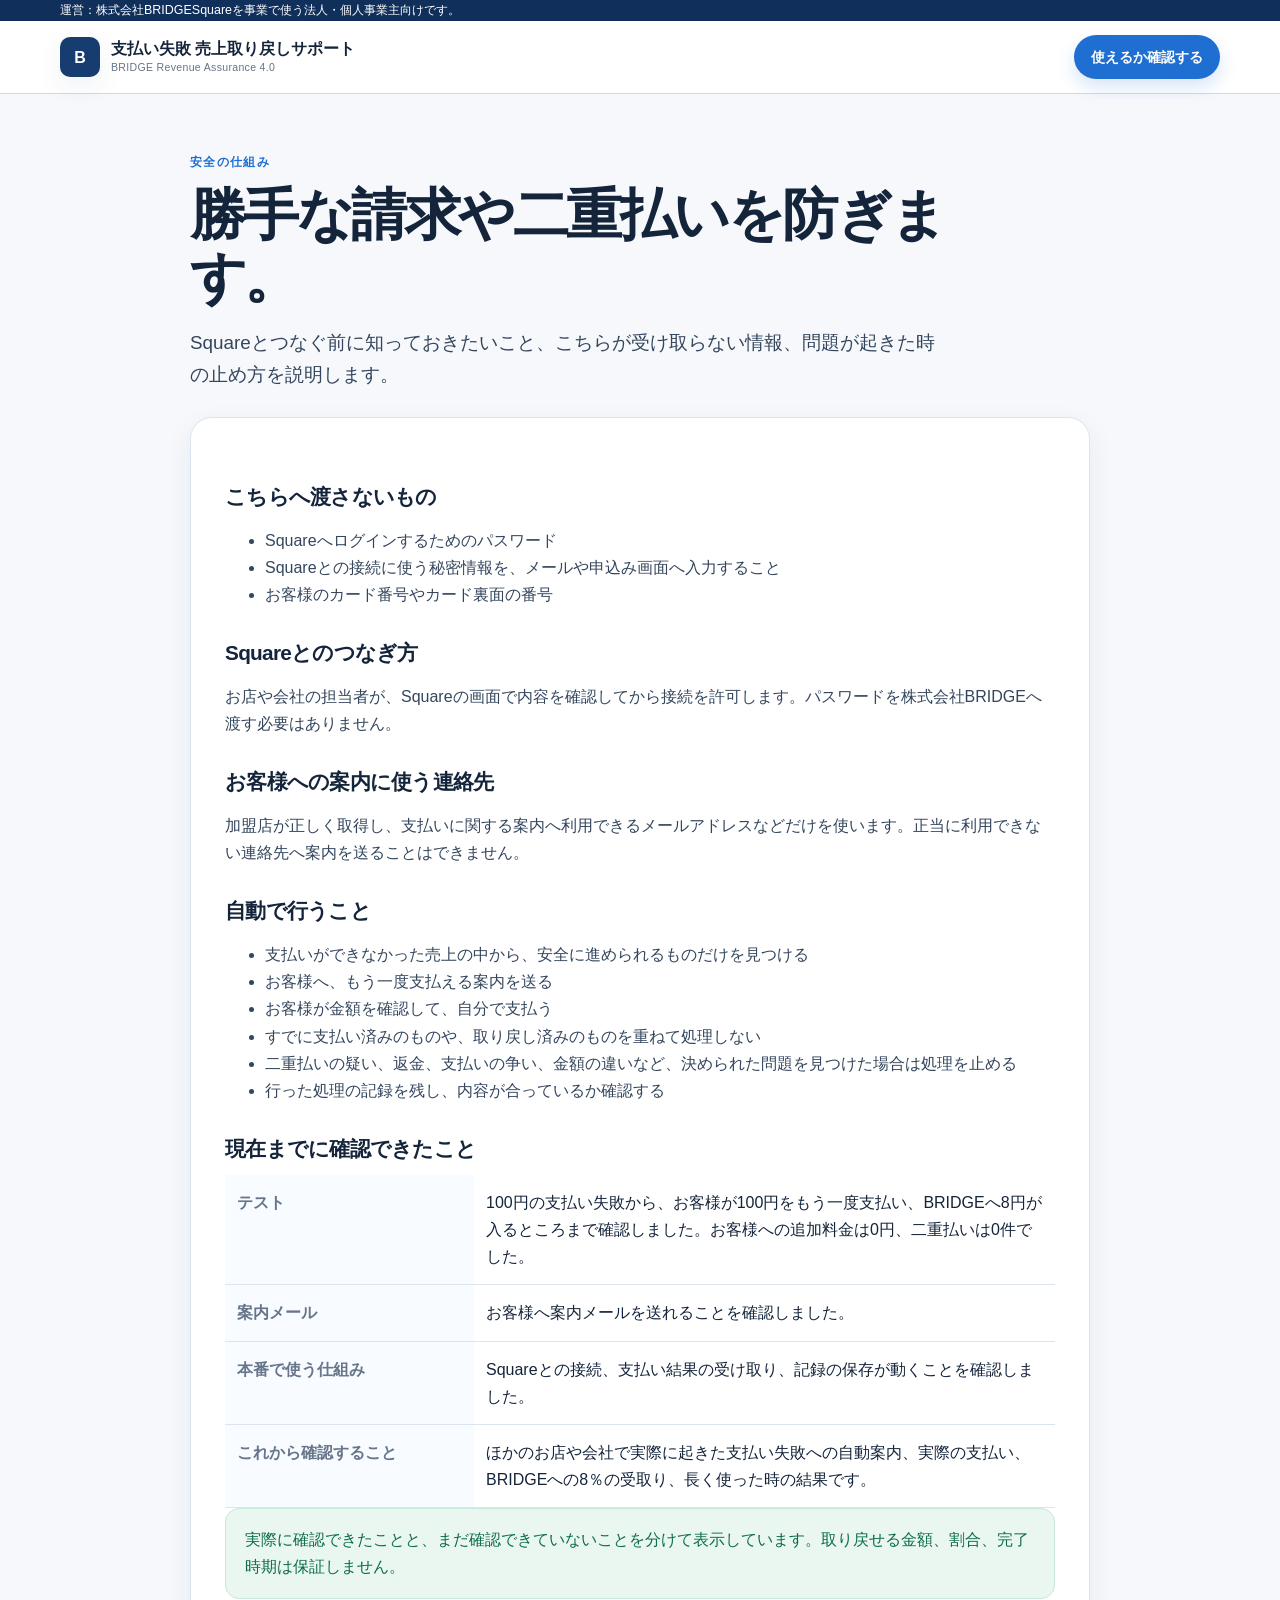
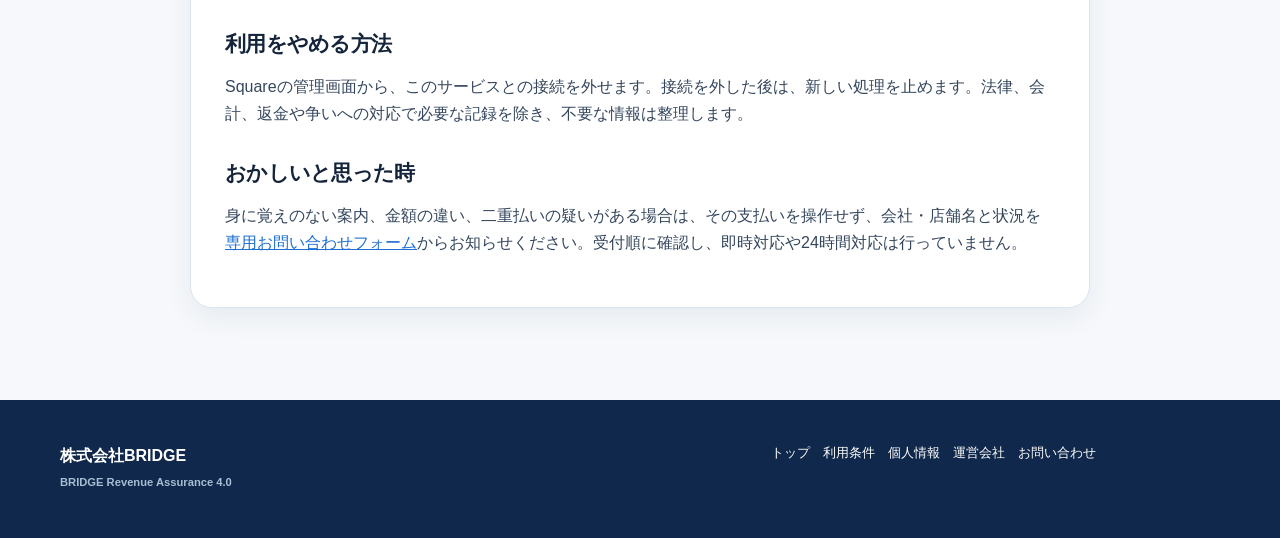
<file: security.html>
<!doctype html><html lang="ja"><head><meta charset="utf-8"><meta name="viewport" content="width=device-width,initial-scale=1"><meta name="theme-color" content="#173c70"><title>安全の仕組み・利用停止｜株式会社BRIDGE</title><link rel="stylesheet" href="style.css"></head><body>
<div class="top-note"><div class="wrap"><span>運営：株式会社BRIDGE</span><span>Squareを事業で使う法人・個人事業主向けです。</span></div></div>
<header class="site-header"><div class="wrap nav"><a class="brand" href="index.html"><span class="brand-mark">B</span><span class="brand-copy"><strong>支払い失敗 売上取り戻しサポート</strong><small>BRIDGE Revenue Assurance 4.0</small></span></a><nav class="navlinks"><a class="pill" href="apply.html">使えるか確認する</a></nav></div></header>
<main class="page"><div class="wrap page-shell"><div class="page-hero"><div class="eyebrow">安全の仕組み</div><h1>勝手な請求や二重払いを防ぎます。</h1><p class="lead">Squareとつなぐ前に知っておきたいこと、こちらが受け取らない情報、問題が起きた時の止め方を説明します。</p></div>
<article class="prose"><h2>こちらへ渡さないもの</h2><ul><li>Squareへログインするためのパスワード</li><li>Squareとの接続に使う秘密情報を、メールや申込み画面へ入力すること</li><li>お客様のカード番号やカード裏面の番号</li></ul>
<h2>Squareとのつなぎ方</h2><p>お店や会社の担当者が、Squareの画面で内容を確認してから接続を許可します。パスワードを株式会社BRIDGEへ渡す必要はありません。</p>
<h2>お客様への案内に使う連絡先</h2><p>加盟店が正しく取得し、支払いに関する案内へ利用できるメールアドレスなどだけを使います。正当に利用できない連絡先へ案内を送ることはできません。</p>
<h2>自動で行うこと</h2><ul><li>支払いができなかった売上の中から、安全に進められるものだけを見つける</li><li>お客様へ、もう一度支払える案内を送る</li><li>お客様が金額を確認して、自分で支払う</li><li>すでに支払い済みのものや、取り戻し済みのものを重ねて処理しない</li><li>二重払いの疑い、返金、支払いの争い、金額の違いなど、決められた問題を見つけた場合は処理を止める</li><li>行った処理の記録を残し、内容が合っているか確認する</li></ul>
<h2 id="verification">現在までに確認できたこと</h2><table><tr><th>テスト</th><td>100円の支払い失敗から、お客様が100円をもう一度支払い、BRIDGEへ8円が入るところまで確認しました。お客様への追加料金は0円、二重払いは0件でした。</td></tr><tr><th>案内メール</th><td>お客様へ案内メールを送れることを確認しました。</td></tr><tr><th>本番で使う仕組み</th><td>Squareとの接続、支払い結果の受け取り、記録の保存が動くことを確認しました。</td></tr><tr><th>これから確認すること</th><td>ほかのお店や会社で実際に起きた支払い失敗への自動案内、実際の支払い、BRIDGEへの8％の受取り、長く使った時の結果です。</td></tr></table>
<div class="notice good">実際に確認できたことと、まだ確認できていないことを分けて表示しています。取り戻せる金額、割合、完了時期は保証しません。</div>
<h2>利用をやめる方法</h2><p>Squareの管理画面から、このサービスとの接続を外せます。接続を外した後は、新しい処理を止めます。法律、会計、返金や争いへの対応で必要な記録を除き、不要な情報は整理します。</p>
<h2>おかしいと思った時</h2><p>身に覚えのない案内、金額の違い、二重払いの疑いがある場合は、その支払いを操作せず、会社・店舗名と状況を<a href="contact.html">専用お問い合わせフォーム</a>からお知らせください。受付順に確認し、即時対応や24時間対応は行っていません。</p></article></div></main>
<footer class="site-footer"><div class="wrap footer-grid"><div><div class="footer-title">株式会社BRIDGE<small>BRIDGE Revenue Assurance 4.0</small></div></div><div><div class="footerlinks"><a href="index.html">トップ</a><a href="terms.html">利用条件</a><a href="privacy.html">個人情報</a><a href="legal.html">運営会社</a><a href="contact.html">お問い合わせ</a></div></div></div></footer></body></html>
</file>
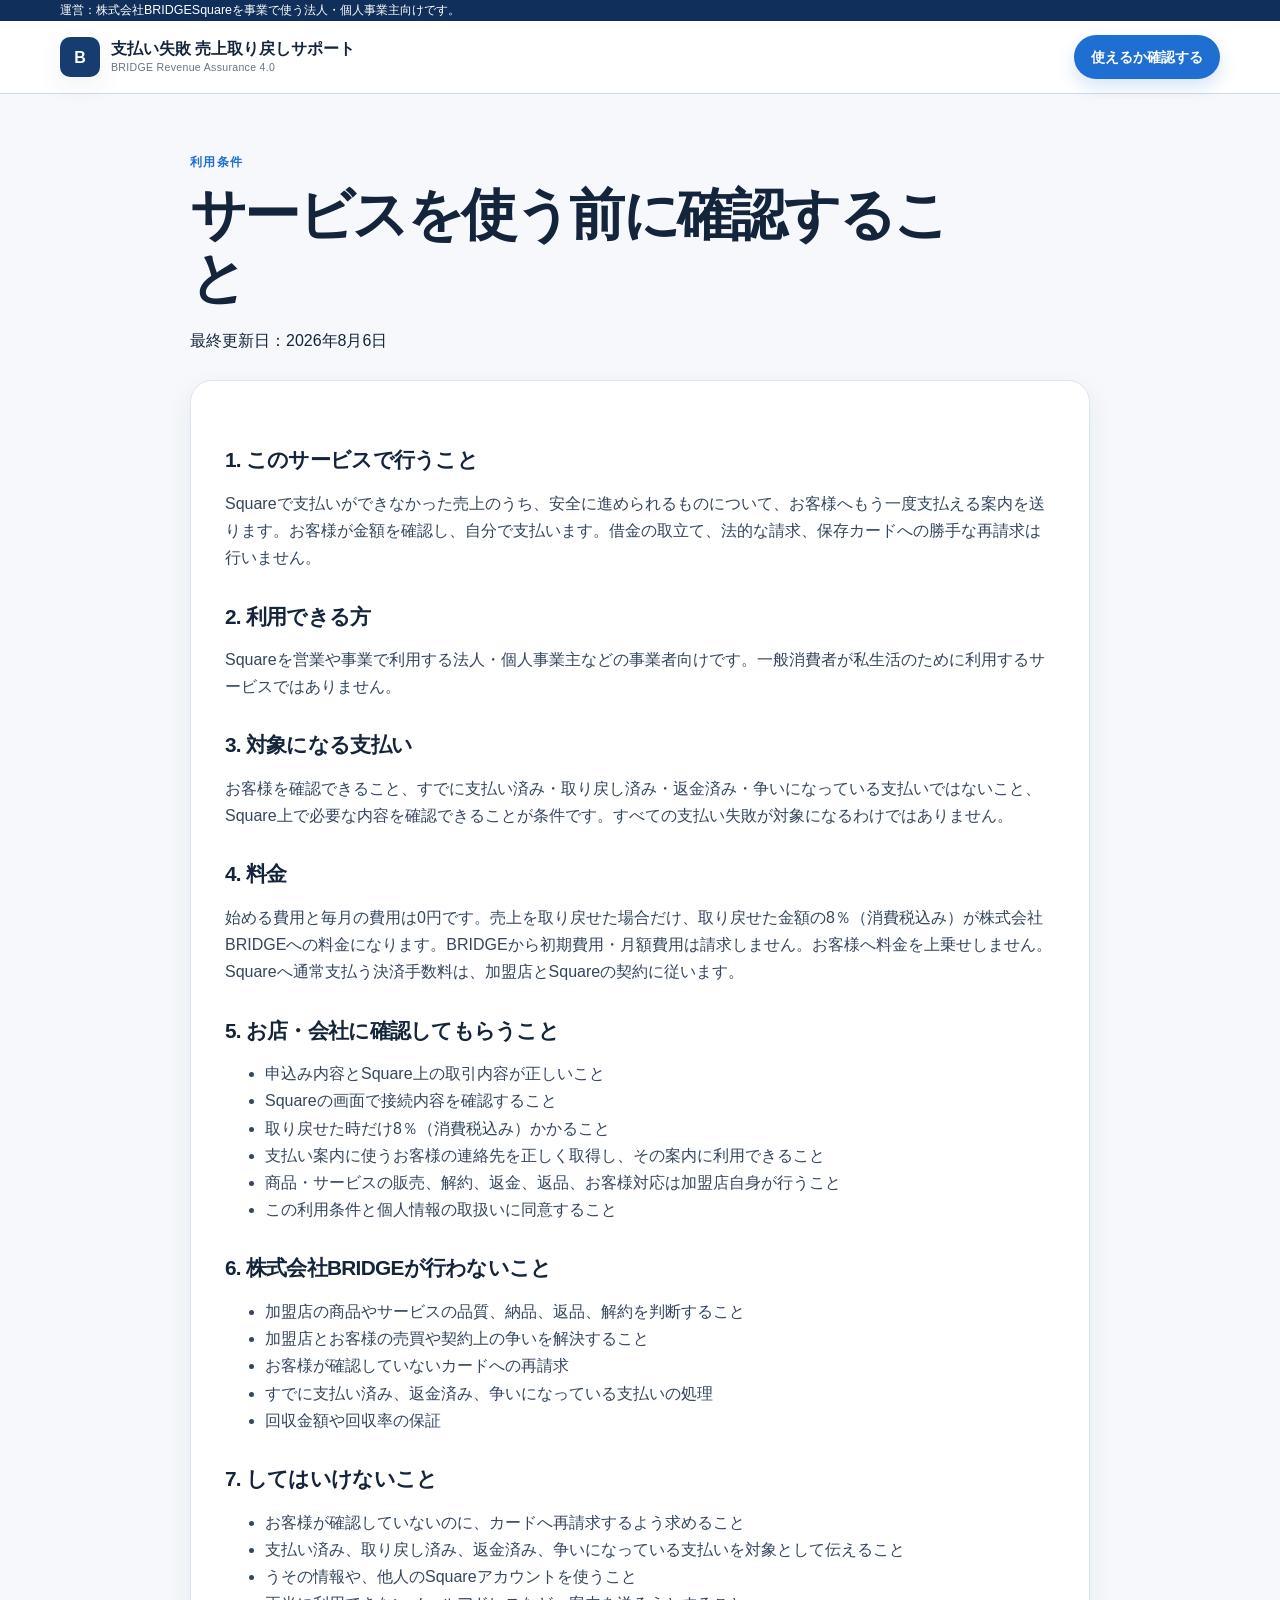
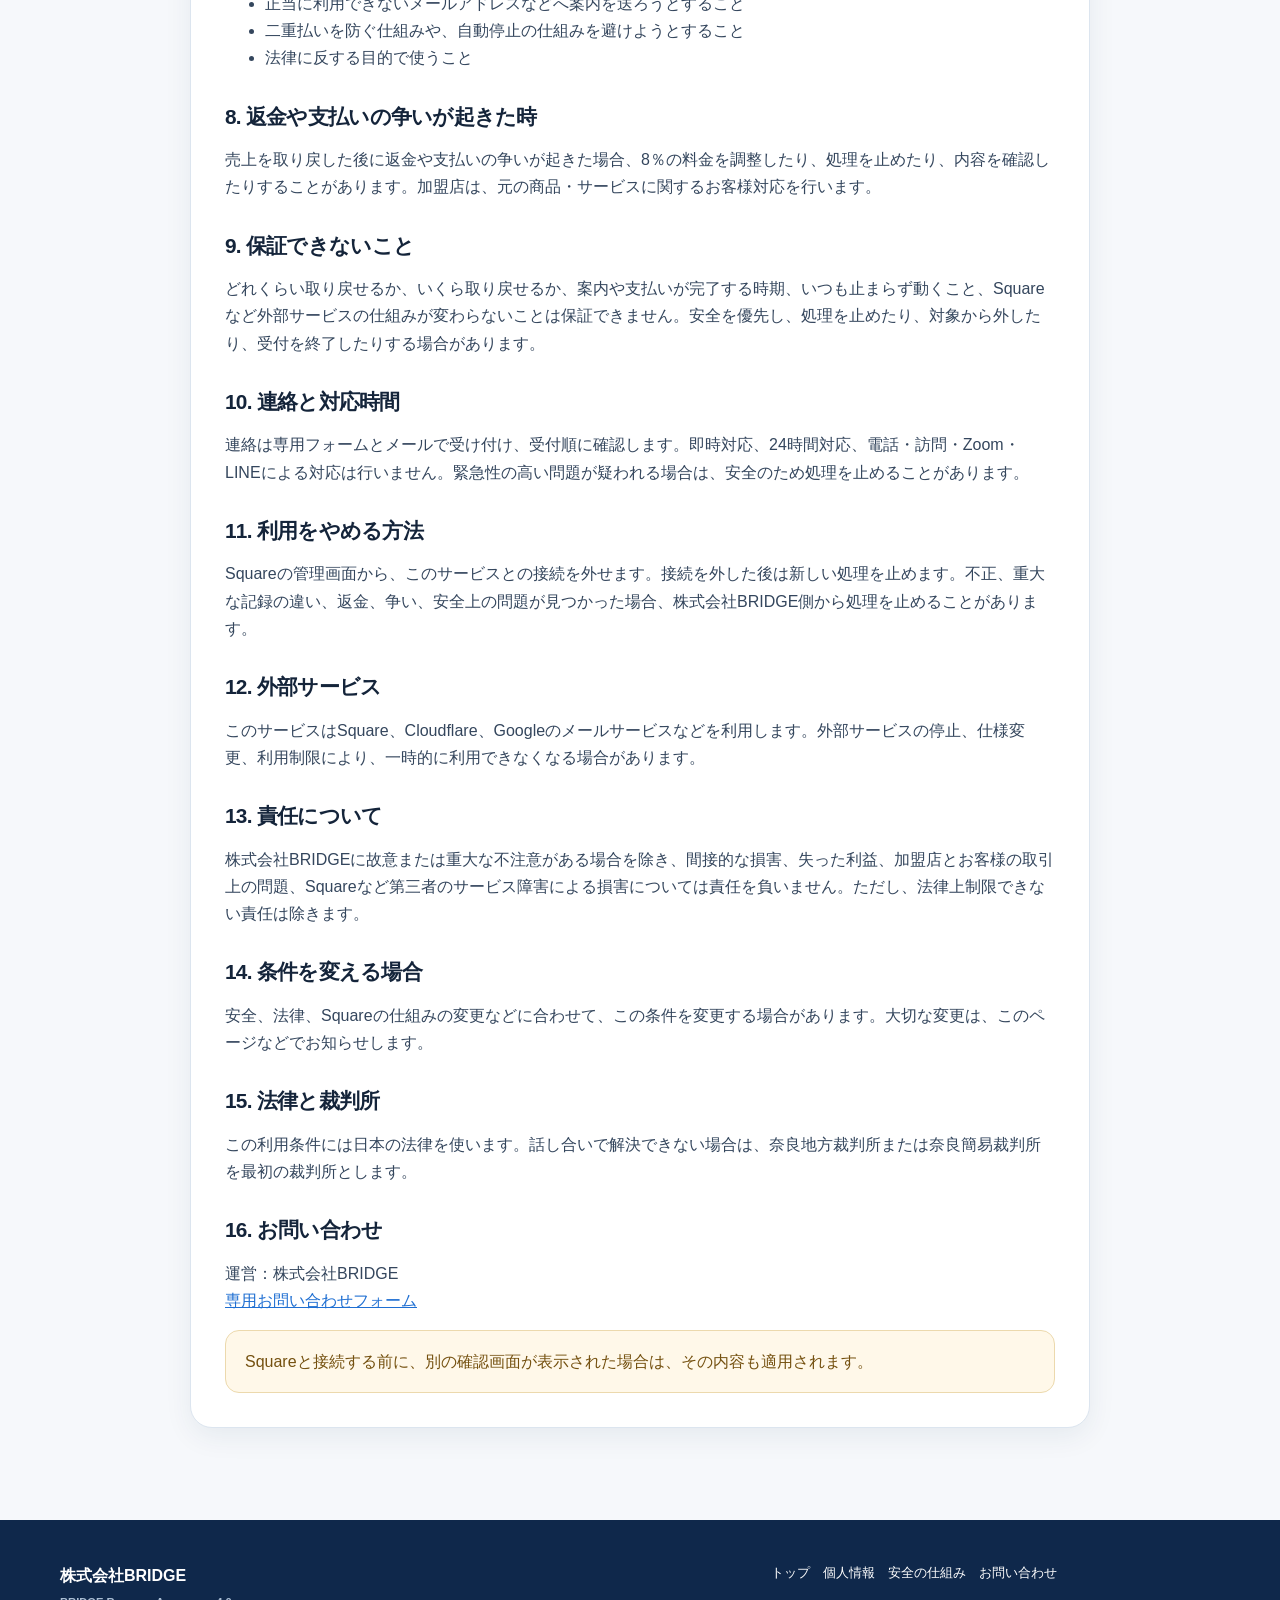
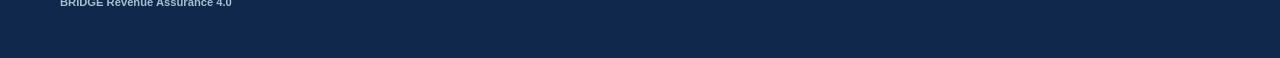
<file: terms.html>
<!doctype html><html lang="ja"><head><meta charset="utf-8"><meta name="viewport" content="width=device-width,initial-scale=1"><meta name="theme-color" content="#173c70"><title>利用条件｜株式会社BRIDGE</title><link rel="stylesheet" href="style.css"></head><body>
<div class="top-note"><div class="wrap"><span>運営：株式会社BRIDGE</span><span>Squareを事業で使う法人・個人事業主向けです。</span></div></div>
<header class="site-header"><div class="wrap nav"><a class="brand" href="index.html"><span class="brand-mark">B</span><span class="brand-copy"><strong>支払い失敗 売上取り戻しサポート</strong><small>BRIDGE Revenue Assurance 4.0</small></span></a><nav class="navlinks"><a class="pill" href="apply.html">使えるか確認する</a></nav></div></header>
<main class="page"><div class="wrap page-shell"><div class="page-hero"><div class="eyebrow">利用条件</div><h1>サービスを使う前に確認すること</h1><p>最終更新日：2026年8月6日</p></div><article class="prose">
<h2>1. このサービスで行うこと</h2><p>Squareで支払いができなかった売上のうち、安全に進められるものについて、お客様へもう一度支払える案内を送ります。お客様が金額を確認し、自分で支払います。借金の取立て、法的な請求、保存カードへの勝手な再請求は行いません。</p>
<h2>2. 利用できる方</h2><p>Squareを営業や事業で利用する法人・個人事業主などの事業者向けです。一般消費者が私生活のために利用するサービスではありません。</p>
<h2>3. 対象になる支払い</h2><p>お客様を確認できること、すでに支払い済み・取り戻し済み・返金済み・争いになっている支払いではないこと、Square上で必要な内容を確認できることが条件です。すべての支払い失敗が対象になるわけではありません。</p>
<h2>4. 料金</h2><p>始める費用と毎月の費用は0円です。売上を取り戻せた場合だけ、取り戻せた金額の8％（消費税込み）が株式会社BRIDGEへの料金になります。BRIDGEから初期費用・月額費用は請求しません。お客様へ料金を上乗せしません。Squareへ通常支払う決済手数料は、加盟店とSquareの契約に従います。</p>
<h2>5. お店・会社に確認してもらうこと</h2><ul><li>申込み内容とSquare上の取引内容が正しいこと</li><li>Squareの画面で接続内容を確認すること</li><li>取り戻せた時だけ8％（消費税込み）かかること</li><li>支払い案内に使うお客様の連絡先を正しく取得し、その案内に利用できること</li><li>商品・サービスの販売、解約、返金、返品、お客様対応は加盟店自身が行うこと</li><li>この利用条件と個人情報の取扱いに同意すること</li></ul>
<h2>6. 株式会社BRIDGEが行わないこと</h2><ul><li>加盟店の商品やサービスの品質、納品、返品、解約を判断すること</li><li>加盟店とお客様の売買や契約上の争いを解決すること</li><li>お客様が確認していないカードへの再請求</li><li>すでに支払い済み、返金済み、争いになっている支払いの処理</li><li>回収金額や回収率の保証</li></ul>
<h2>7. してはいけないこと</h2><ul><li>お客様が確認していないのに、カードへ再請求するよう求めること</li><li>支払い済み、取り戻し済み、返金済み、争いになっている支払いを対象として伝えること</li><li>うその情報や、他人のSquareアカウントを使うこと</li><li>正当に利用できないメールアドレスなどへ案内を送ろうとすること</li><li>二重払いを防ぐ仕組みや、自動停止の仕組みを避けようとすること</li><li>法律に反する目的で使うこと</li></ul>
<h2>8. 返金や支払いの争いが起きた時</h2><p>売上を取り戻した後に返金や支払いの争いが起きた場合、8％の料金を調整したり、処理を止めたり、内容を確認したりすることがあります。加盟店は、元の商品・サービスに関するお客様対応を行います。</p>
<h2>9. 保証できないこと</h2><p>どれくらい取り戻せるか、いくら取り戻せるか、案内や支払いが完了する時期、いつも止まらず動くこと、Squareなど外部サービスの仕組みが変わらないことは保証できません。安全を優先し、処理を止めたり、対象から外したり、受付を終了したりする場合があります。</p>
<h2>10. 連絡と対応時間</h2><p>連絡は専用フォームとメールで受け付け、受付順に確認します。即時対応、24時間対応、電話・訪問・Zoom・LINEによる対応は行いません。緊急性の高い問題が疑われる場合は、安全のため処理を止めることがあります。</p>
<h2>11. 利用をやめる方法</h2><p>Squareの管理画面から、このサービスとの接続を外せます。接続を外した後は新しい処理を止めます。不正、重大な記録の違い、返金、争い、安全上の問題が見つかった場合、株式会社BRIDGE側から処理を止めることがあります。</p>
<h2>12. 外部サービス</h2><p>このサービスはSquare、Cloudflare、Googleのメールサービスなどを利用します。外部サービスの停止、仕様変更、利用制限により、一時的に利用できなくなる場合があります。</p>
<h2>13. 責任について</h2><p>株式会社BRIDGEに故意または重大な不注意がある場合を除き、間接的な損害、失った利益、加盟店とお客様の取引上の問題、Squareなど第三者のサービス障害による損害については責任を負いません。ただし、法律上制限できない責任は除きます。</p>
<h2>14. 条件を変える場合</h2><p>安全、法律、Squareの仕組みの変更などに合わせて、この条件を変更する場合があります。大切な変更は、このページなどでお知らせします。</p>
<h2>15. 法律と裁判所</h2><p>この利用条件には日本の法律を使います。話し合いで解決できない場合は、奈良地方裁判所または奈良簡易裁判所を最初の裁判所とします。</p>
<h2>16. お問い合わせ</h2><p>運営：株式会社BRIDGE<br><a href="contact.html">専用お問い合わせフォーム</a></p>
<div class="notice">Squareと接続する前に、別の確認画面が表示された場合は、その内容も適用されます。</div>
</article></div></main><footer class="site-footer"><div class="wrap footer-grid"><div><div class="footer-title">株式会社BRIDGE<small>BRIDGE Revenue Assurance 4.0</small></div></div><div><div class="footerlinks"><a href="index.html">トップ</a><a href="privacy.html">個人情報</a><a href="security.html">安全の仕組み</a><a href="contact.html">お問い合わせ</a></div></div></div></footer></body></html>
</file>
<file: style.css>
:root{
  --ink:#14243a;
  --ink-2:#34465d;
  --muted:#66758a;
  --navy:#173c70;
  --navy-dark:#102f5a;
  --blue:#1f6fd2;
  --blue-dark:#195fb3;
  --blue-soft:#edf5ff;
  --green:#16815f;
  --green-soft:#eaf7f1;
  --amber:#9b6514;
  --amber-soft:#fff8e9;
  --bg:#f6f8fb;
  --panel:#fff;
  --line:#dce5ef;
  --line-strong:#c8d6e5;
  --shadow:0 20px 55px rgba(21,54,91,.09);
  --shadow-sm:0 9px 28px rgba(21,54,91,.07);
  --radius:22px;
  --radius-sm:14px;
  --max:1160px;
}
*{box-sizing:border-box}
html{scroll-behavior:smooth}
body{margin:0;background:var(--bg);color:var(--ink);font-family:-apple-system,BlinkMacSystemFont,"Segoe UI","Hiragino Kaku Gothic ProN","Yu Gothic",Meiryo,sans-serif;line-height:1.7;-webkit-font-smoothing:antialiased}
a{color:var(--blue)}
button,input,select,textarea{font:inherit}
button{border:0}
.wrap{width:min(var(--max),calc(100% - 40px));margin-inline:auto}
.skip-link{position:absolute;left:-9999px;top:8px;background:#fff;padding:10px 14px;border-radius:8px;z-index:100}
.skip-link:focus{left:12px}
.top-note{background:var(--navy-dark);color:#fff;font-size:.78rem}
.top-note-inner{min-height:36px;display:flex;align-items:center;justify-content:space-between;gap:18px}
.site-header{position:sticky;top:0;z-index:40;background:rgba(255,255,255,.96);backdrop-filter:blur(12px);border-bottom:1px solid rgba(200,214,229,.9)}
.nav{min-height:72px;display:flex;align-items:center;justify-content:space-between;gap:22px}
.brand{display:flex;align-items:center;gap:11px;color:var(--ink);text-decoration:none;line-height:1.2}
.brand-mark{width:40px;height:40px;border-radius:10px;background:var(--navy);display:grid;place-items:center;color:#fff;font-weight:900;box-shadow:var(--shadow-sm)}
.brand-copy strong{display:block;font-size:.98rem;font-weight:900}
.brand-copy small{display:block;margin-top:2px;color:var(--muted);font-size:.66rem;letter-spacing:.03em}
.navlinks{display:flex;align-items:center;gap:20px}
.navlinks a{color:var(--ink-2);text-decoration:none;font-weight:800;font-size:.86rem}
.navlinks a:hover{color:var(--blue)}
.pill{display:inline-flex!important;min-height:44px;padding:0 17px;align-items:center;justify-content:center;border-radius:999px;background:var(--blue);color:#fff!important;box-shadow:0 8px 18px rgba(31,111,210,.18)}
.pill-secondary{background:#fff;color:var(--navy)!important;border:1px solid var(--line-strong);box-shadow:none}
.hero{padding:72px 0 56px;background:#fff;border-bottom:1px solid var(--line)}
.hero-grid{display:grid;grid-template-columns:minmax(0,1.04fr) minmax(360px,.96fr);gap:58px;align-items:center}
.kicker{display:inline-flex;margin:0;padding:7px 12px;border-radius:999px;background:var(--green-soft);border:1px solid #cde9dc;color:#0e6f51;font-size:.8rem;font-weight:900}
h1{font-size:clamp(2.35rem,5vw,4.35rem);line-height:1.13;letter-spacing:-.045em;margin:20px 0 18px;max-width:780px}
h1 span{display:block;color:var(--blue)}
.lead{font-size:clamp(1.02rem,1.7vw,1.18rem);color:var(--ink-2);margin:0;max-width:760px}
.price-summary{display:grid;grid-template-columns:repeat(4,minmax(0,1fr));gap:8px;margin-top:26px;padding:12px;background:var(--bg);border:1px solid var(--line);border-radius:16px;max-width:730px}
.price-summary>div{min-height:72px;padding:10px 8px;text-align:center;border-right:1px solid var(--line)}
.price-summary>div:last-child{border-right:0}
.price-summary strong{display:block;color:var(--navy);font-size:1.35rem;line-height:1.15}
.price-summary span{display:block;margin-top:4px;color:var(--muted);font-size:.72rem;font-weight:700}
.price-summary .price-summary-main strong{color:var(--blue);font-size:1.65rem}
.actions{display:flex;align-items:center;flex-wrap:wrap;gap:14px;margin-top:26px}
.btn{display:inline-flex;align-items:center;justify-content:center;min-height:52px;padding:0 22px;border-radius:12px;text-decoration:none;font-weight:900;cursor:pointer;transition:transform .16s ease,background .16s ease}
.btn:hover{transform:translateY(-1px)}
.btn-primary{background:var(--blue);color:#fff;box-shadow:0 10px 24px rgba(31,111,210,.2)}
.btn-primary:hover{background:var(--blue-dark)}
.btn-secondary{background:#fff;color:var(--navy);border:1px solid var(--line-strong)}
.btn-light{background:#fff;color:var(--navy)}
.btn-wide{width:100%}
.text-link{font-weight:850;color:var(--navy);text-underline-offset:4px}
.hero-disclaimer{margin:13px 0 0;color:var(--muted);font-size:.8rem}
.recovery-visual{background:#fff;border:1px solid var(--line);border-radius:26px;padding:24px;box-shadow:var(--shadow)}
.visual-label{font-size:.76rem;font-weight:900;color:var(--blue);letter-spacing:.08em;padding-bottom:16px;border-bottom:1px solid var(--line)}
.recovery-steps{list-style:none;margin:0;padding:18px 0;display:grid;gap:0}
.recovery-steps li{position:relative;display:grid;grid-template-columns:46px 1fr;gap:14px;align-items:center;padding:13px 0}
.recovery-steps li:not(:last-child)::after{content:"";position:absolute;left:22px;top:57px;width:2px;height:24px;background:#cfe0f2}
.step-number{width:44px;height:44px;border-radius:13px;background:var(--blue-soft);border:1px solid #d1e4fa;color:var(--blue);display:grid;place-items:center;font-weight:950}
.recovery-steps strong{display:block;font-size:.98rem}
.recovery-steps small{display:block;color:var(--muted);font-size:.78rem;margin-top:2px}
.visual-assurance{display:grid;grid-template-columns:1fr;gap:7px;padding-top:16px;border-top:1px solid var(--line)}
.visual-assurance span{position:relative;padding-left:23px;color:var(--ink-2);font-size:.8rem;font-weight:750}
.visual-assurance span::before{content:"✓";position:absolute;left:0;color:var(--green);font-weight:950}
.trust-band{background:#fff;border-bottom:1px solid var(--line)}
.trust-grid{display:grid;grid-template-columns:repeat(4,1fr)}
.trust-grid>div{padding:20px 18px;text-align:center;border-right:1px solid var(--line)}
.trust-grid>div:last-child{border-right:0}
.trust-grid strong{display:block;color:var(--navy);font-size:.9rem}
.trust-grid span{display:block;margin-top:3px;color:var(--muted);font-size:.74rem}
.section{padding:72px 0}
.section-soft{background:#fff;border-top:1px solid var(--line);border-bottom:1px solid var(--line)}
.section-head{max-width:790px}
.section-head.centered{text-align:center;margin:0 auto 32px}
.eyebrow{margin:0;color:var(--blue);font-size:.75rem;font-weight:950;letter-spacing:.11em;text-transform:uppercase}
.eyebrow-light{color:#cfe2fb}
h2{font-size:clamp(1.75rem,3.5vw,2.85rem);line-height:1.28;letter-spacing:-.035em;margin:8px 0 12px}
h3{margin:0;line-height:1.4}
.section-head p:last-child,.split-head>p{color:var(--ink-2);margin:0}
.split-head{display:grid;grid-template-columns:1.15fr .85fr;gap:50px;align-items:end;margin-bottom:30px}
.audience-grid{display:grid;grid-template-columns:1fr 1fr;gap:20px}
.audience-card{background:#fff;border:1px solid var(--line);border-radius:var(--radius);padding:28px;box-shadow:var(--shadow-sm)}
.audience-card-muted{box-shadow:none;background:#fbfcfe}
.audience-icon{width:42px;height:42px;border-radius:12px;background:var(--green-soft);color:var(--green);display:grid;place-items:center;font-weight:950;margin-bottom:16px}
.audience-card-muted .audience-icon{background:#f0f3f7;color:var(--muted)}
.plain-list{list-style:none;margin:18px 0 0;padding:0;display:grid;gap:10px}
.plain-list li{position:relative;padding-left:27px;color:var(--ink-2)}
.check-list li::before,.dash-list li::before{position:absolute;left:0;font-weight:950}
.check-list li::before{content:"✓";color:var(--green)}
.dash-list li::before{content:"—";color:var(--muted)}
.process-grid{display:grid;grid-template-columns:repeat(3,1fr);gap:18px}
.process-card{background:var(--bg);border:1px solid var(--line);border-radius:var(--radius);padding:26px}
.process-card>span{display:inline-block;color:var(--blue);font-size:.77rem;font-weight:950;letter-spacing:.08em;margin-bottom:17px}
.process-card p{color:var(--muted);margin:9px 0 0}
.safety-layout{display:grid;grid-template-columns:.9fr 1.1fr;gap:58px;align-items:start}
.safety-table{background:#fff;border:1px solid var(--line);border-radius:var(--radius);padding:10px 24px;box-shadow:var(--shadow-sm)}
.safety-table>div{display:flex;justify-content:space-between;gap:24px;padding:16px 2px;border-bottom:1px solid var(--line)}
.safety-table>div:last-child{border-bottom:0}
.safety-table span{color:var(--ink-2)}
.safety-table strong{color:var(--navy);white-space:nowrap}
.proof-grid{display:grid;grid-template-columns:1fr 1fr;gap:20px}
.proof-card{background:var(--bg);border:1px solid var(--line);border-radius:var(--radius);padding:28px}
.proof-card-ok{background:var(--green-soft);border-color:#cde8dc}
.proof-label{display:inline-flex;margin:0 0 14px;padding:6px 10px;border-radius:999px;background:#d8efe5;color:#0d6e50;font-size:.72rem;font-weight:950}
.proof-label-pending{background:#eef1f5;color:var(--muted)}
.pricing-panel{display:grid;grid-template-columns:.85fr 1.15fr;gap:50px;align-items:center;background:#fff;border:1px solid var(--line);border-radius:28px;padding:36px;box-shadow:var(--shadow-sm)}
.pricing-panel p:last-child{color:var(--ink-2);margin-bottom:0}
.pricing-main{display:grid;grid-template-columns:repeat(3,1fr);border:1px solid var(--line);border-radius:18px;overflow:hidden}
.pricing-main>div{padding:22px 14px;text-align:center;border-right:1px solid var(--line)}
.pricing-main>div:last-child{border-right:0}
.pricing-main span,.pricing-main small{display:block;color:var(--muted);font-size:.75rem}
.pricing-main strong{display:block;margin:5px 0;color:var(--navy);font-size:1.8rem}
.pricing-main .pricing-success{background:var(--blue-soft)}
.pricing-main .pricing-success strong{color:var(--blue);font-size:2.3rem}
.faq-layout{display:grid;grid-template-columns:.72fr 1.28fr;gap:54px;align-items:start}
.faq-list details{background:#fff;border:1px solid var(--line);border-radius:14px;padding:0 18px}
.faq-list details+details{margin-top:10px}
.faq-list summary{cursor:pointer;padding:17px 0;font-weight:850}
.faq-list details p{margin:0;padding:0 0 18px;color:var(--muted)}
.final-section{padding-top:24px}
.final-cta{display:grid;grid-template-columns:1fr auto;gap:42px;align-items:center;background:var(--navy);color:#fff;border-radius:28px;padding:38px}
.final-cta h2{margin-bottom:10px}
.final-cta p:last-child{color:#dbe6f4;margin:0}
.final-actions{display:flex;flex-direction:column;align-items:stretch;gap:10px;min-width:300px;text-align:center}
.final-actions small{color:#c8d8ea}
.site-footer{background:#0f284b;color:#d8e4f1;padding:42px 0 46px;margin-top:72px}
.compact-footer{margin-top:0}
.site-footer a{color:#fff}
.footer-grid{display:grid;grid-template-columns:1.2fr .8fr;gap:38px}
.footer-title{font-weight:900;color:#fff}
.footer-title small{display:block;color:#a9bdd3;font-size:.7rem;margin-top:4px}
.footerlinks{display:flex;flex-wrap:wrap;gap:13px}
.footerlinks a{text-decoration:none;font-size:.82rem}
.footer-note{color:#a9bdd3;font-size:.78rem;margin:16px 0 0}

.application-page{background:var(--bg)}
.application-hero{padding:52px 0 36px;background:#fff;border-bottom:1px solid var(--line)}
.application-hero-inner{display:grid;grid-template-columns:1fr auto;gap:40px;align-items:end}
.application-hero h1{font-size:clamp(2rem,4.6vw,3.7rem);margin:10px 0 14px;max-width:800px}
.application-promise{display:grid;grid-template-columns:repeat(2,auto);gap:8px;min-width:310px;padding:18px;background:var(--bg);border:1px solid var(--line);border-radius:16px}
.application-promise strong{grid-column:1/-1;color:var(--navy);font-size:.82rem;margin-bottom:3px}
.application-promise span{padding:7px 9px;border-radius:9px;background:#fff;border:1px solid var(--line);text-align:center;color:var(--muted);font-size:.72rem;font-weight:800}
.application-section{padding:40px 0 72px}
.application-layout{display:grid;grid-template-columns:minmax(0,1.22fr) minmax(300px,.78fr);gap:24px;align-items:start}
.form-card,.side-card{background:#fff;border:1px solid var(--line);border-radius:var(--radius);box-shadow:var(--shadow-sm)}
.form-card{padding:28px}
.form-intro{display:flex;justify-content:space-between;gap:20px;align-items:flex-start;margin-bottom:22px}
.form-intro h2{font-size:1.55rem;margin:5px 0 0}
.form-time{padding:6px 10px;border-radius:999px;background:var(--green-soft);color:var(--green);font-size:.72rem;font-weight:900;white-space:nowrap}
.form{display:grid;grid-template-columns:repeat(2,minmax(0,1fr));gap:18px}
.form .full{grid-column:1/-1}
label{font-weight:800;color:var(--ink)}
.label-help{display:block;color:var(--muted);font-weight:500;font-size:.75rem;margin-top:2px}
input,select,textarea{width:100%;margin-top:7px;padding:13px 14px;border:1px solid var(--line-strong);border-radius:11px;background:#fff;color:var(--ink);outline:none;transition:border-color .15s ease,box-shadow .15s ease}
input:focus,select:focus,textarea:focus{border-color:var(--blue);box-shadow:0 0 0 4px rgba(31,111,210,.1)}
.inline-check{display:flex;align-items:flex-start;gap:10px;font-weight:600;color:var(--ink-2);font-size:.86rem}
.inline-check input{width:auto;margin-top:5px;flex:0 0 auto}
.form-actions{display:flex;flex-direction:column;align-items:stretch;gap:9px}
.form-note{margin:0;color:var(--muted);font-size:.76rem;text-align:center}
.status{min-height:22px;color:#a24b42;font-weight:850;font-size:.86rem}
.application-side{position:sticky;top:104px;display:grid;gap:14px}
.side-card{padding:24px}
.side-card h2{font-size:1.35rem;margin-top:6px}
.side-card-soft{background:var(--blue-soft);box-shadow:none;border-color:#cfe2f8}
.side-card-soft p{color:var(--ink-2);margin-bottom:0}
.side-links{display:flex;flex-wrap:wrap;gap:12px;padding:2px 4px}
.side-links a{font-size:.8rem;font-weight:800}
.eligibility-result{display:none;margin-top:26px;padding:25px;border:1px solid var(--line);border-radius:18px;background:var(--bg);outline:none}
.eligibility-result.is-visible{display:block}
.eligibility-result.grade-a{background:var(--green-soft);border-color:#bfe2d3}
.eligibility-result.grade-b{background:var(--amber-soft);border-color:#ecd9ad}
.eligibility-result.grade-c{background:#f3f5f8;border-color:#d8e0e9}
.result-badge{display:inline-flex;margin:0 0 10px;padding:6px 10px;border-radius:999px;background:#fff;font-size:.72rem;font-weight:950;color:var(--navy)}
.eligibility-result h2{font-size:1.65rem;margin:0 0 8px}
.eligibility-result>p:not(.result-badge){color:var(--ink-2)}
.result-reasons{margin-bottom:20px}
.result-reasons li::before{position:absolute;left:0;font-weight:950}
.reason-positive::before{content:"✓";color:var(--green)}
.reason-concern::before{content:"—";color:var(--amber)}
.result-actions{display:flex;flex-wrap:wrap;gap:10px;margin-top:19px}
.result-actions[hidden]{display:none}

.page{padding:58px 0 20px}
.page-shell{max-width:900px}
.page-hero{margin-bottom:26px}
.page h1{font-size:clamp(2rem,5vw,3.5rem);margin-top:10px}
.prose{background:#fff;border:1px solid var(--line);border-radius:var(--radius);padding:34px;box-shadow:var(--shadow-sm)}
.prose h2{font-size:1.3rem;margin-top:32px}
.prose p,.prose li{color:var(--ink-2)}
.prose table{width:100%;border-collapse:collapse}
.prose th,.prose td{padding:14px 12px;border-bottom:1px solid var(--line);text-align:left;vertical-align:top}
.prose th{width:30%;color:var(--muted);font-weight:800;background:#f8fbff}
.notice{padding:17px 19px;border-radius:14px;border:1px solid #ecd9ad;background:var(--amber-soft);color:#74500f}
.notice.good{border-color:#c7e8dc;background:var(--green-soft);color:#0b6d4b}
.notice.info{border-color:#cfe2fb;background:var(--blue-soft);color:#1b4d84}
.help{font-size:.78rem;color:var(--muted)}

@media(max-width:960px){
  .hero-grid,.safety-layout,.pricing-panel,.faq-layout,.application-layout{grid-template-columns:1fr}
  .hero-grid{gap:38px}
  .recovery-visual{max-width:700px}
  .process-grid{grid-template-columns:1fr}
  .application-side{position:static;grid-template-columns:1fr 1fr}
  .side-links{grid-column:1/-1}
  .application-hero-inner{grid-template-columns:1fr}
  .application-promise{max-width:540px}
}
@media(max-width:760px){
  .wrap{width:min(100% - 28px,var(--max))}
  .top-note-inner{min-height:38px;justify-content:center}
  .top-note-inner span:last-child{display:none}
  .nav{min-height:66px;gap:10px}
  .brand-mark{width:36px;height:36px}
  .brand-copy strong{font-size:.82rem}
  .brand-copy small{font-size:.56rem}
  .navlinks a:not(.pill){display:none}
  .pill{min-height:44px;padding:0 13px;font-size:.76rem!important}
  .hero{padding:46px 0 38px}
  h1{font-size:clamp(2rem,10.6vw,3.2rem);margin-top:16px}
  .lead{font-size:1rem}
  .price-summary{grid-template-columns:repeat(2,1fr)}
  .price-summary>div{border-right:0;border-bottom:1px solid var(--line)}
  .price-summary>div:nth-last-child(-n+2){border-bottom:0}
  .hero-actions{align-items:stretch;flex-direction:column}
  .hero-actions .btn{width:100%}
  .hero-actions .text-link{text-align:center;padding:7px 0}
  .recovery-visual{padding:20px 18px}
  .trust-grid{grid-template-columns:1fr 1fr}
  .trust-grid>div{border-bottom:1px solid var(--line)}
  .trust-grid>div:nth-child(2n){border-right:0}
  .trust-grid>div:nth-last-child(-n+2){border-bottom:0}
  .section{padding:54px 0}
  .split-head,.audience-grid,.proof-grid,.pricing-main,.final-cta,.footer-grid{grid-template-columns:1fr}
  .split-head{gap:12px;align-items:start}
  .pricing-panel{padding:25px 20px;gap:28px}
  .pricing-main>div{border-right:0;border-bottom:1px solid var(--line)}
  .pricing-main>div:last-child{border-bottom:0}
  .safety-table{padding:8px 18px}
  .safety-table>div{gap:16px}
  .final-cta{padding:30px 22px;gap:24px}
  .final-actions{min-width:0}
  .site-footer{margin-top:54px}
  .application-hero{padding:38px 0 28px}
  .application-hero h1{font-size:clamp(1.9rem,9.5vw,2.8rem)}
  .application-promise{grid-template-columns:1fr 1fr;min-width:0}
  .application-section{padding:28px 0 54px}
  .form-card{padding:22px 18px}
  .form{grid-template-columns:1fr}
  .form .full{grid-column:auto}
  .application-side{grid-template-columns:1fr}
  .side-links{grid-column:auto}
  .result-actions{flex-direction:column}
  .result-actions .btn{width:100%}
  .prose{padding:24px 20px}
  .prose th,.prose td{display:block;width:100%}
  .prose th{border-bottom:0;padding-bottom:4px}
  .prose td{padding-top:4px}
}
@media(max-width:390px){
  .brand-copy small{display:none}
  .pill{padding:0 11px;font-size:.72rem!important}
  .trust-grid{grid-template-columns:1fr}
  .trust-grid>div{border-right:0!important;border-bottom:1px solid var(--line)!important}
  .trust-grid>div:last-child{border-bottom:0!important}
  .price-summary{grid-template-columns:1fr 1fr}
  .safety-table>div{align-items:flex-start;flex-direction:column;gap:3px}
}
@media(prefers-reduced-motion:reduce){*{scroll-behavior:auto!important;transition:none!important}}
</file>
